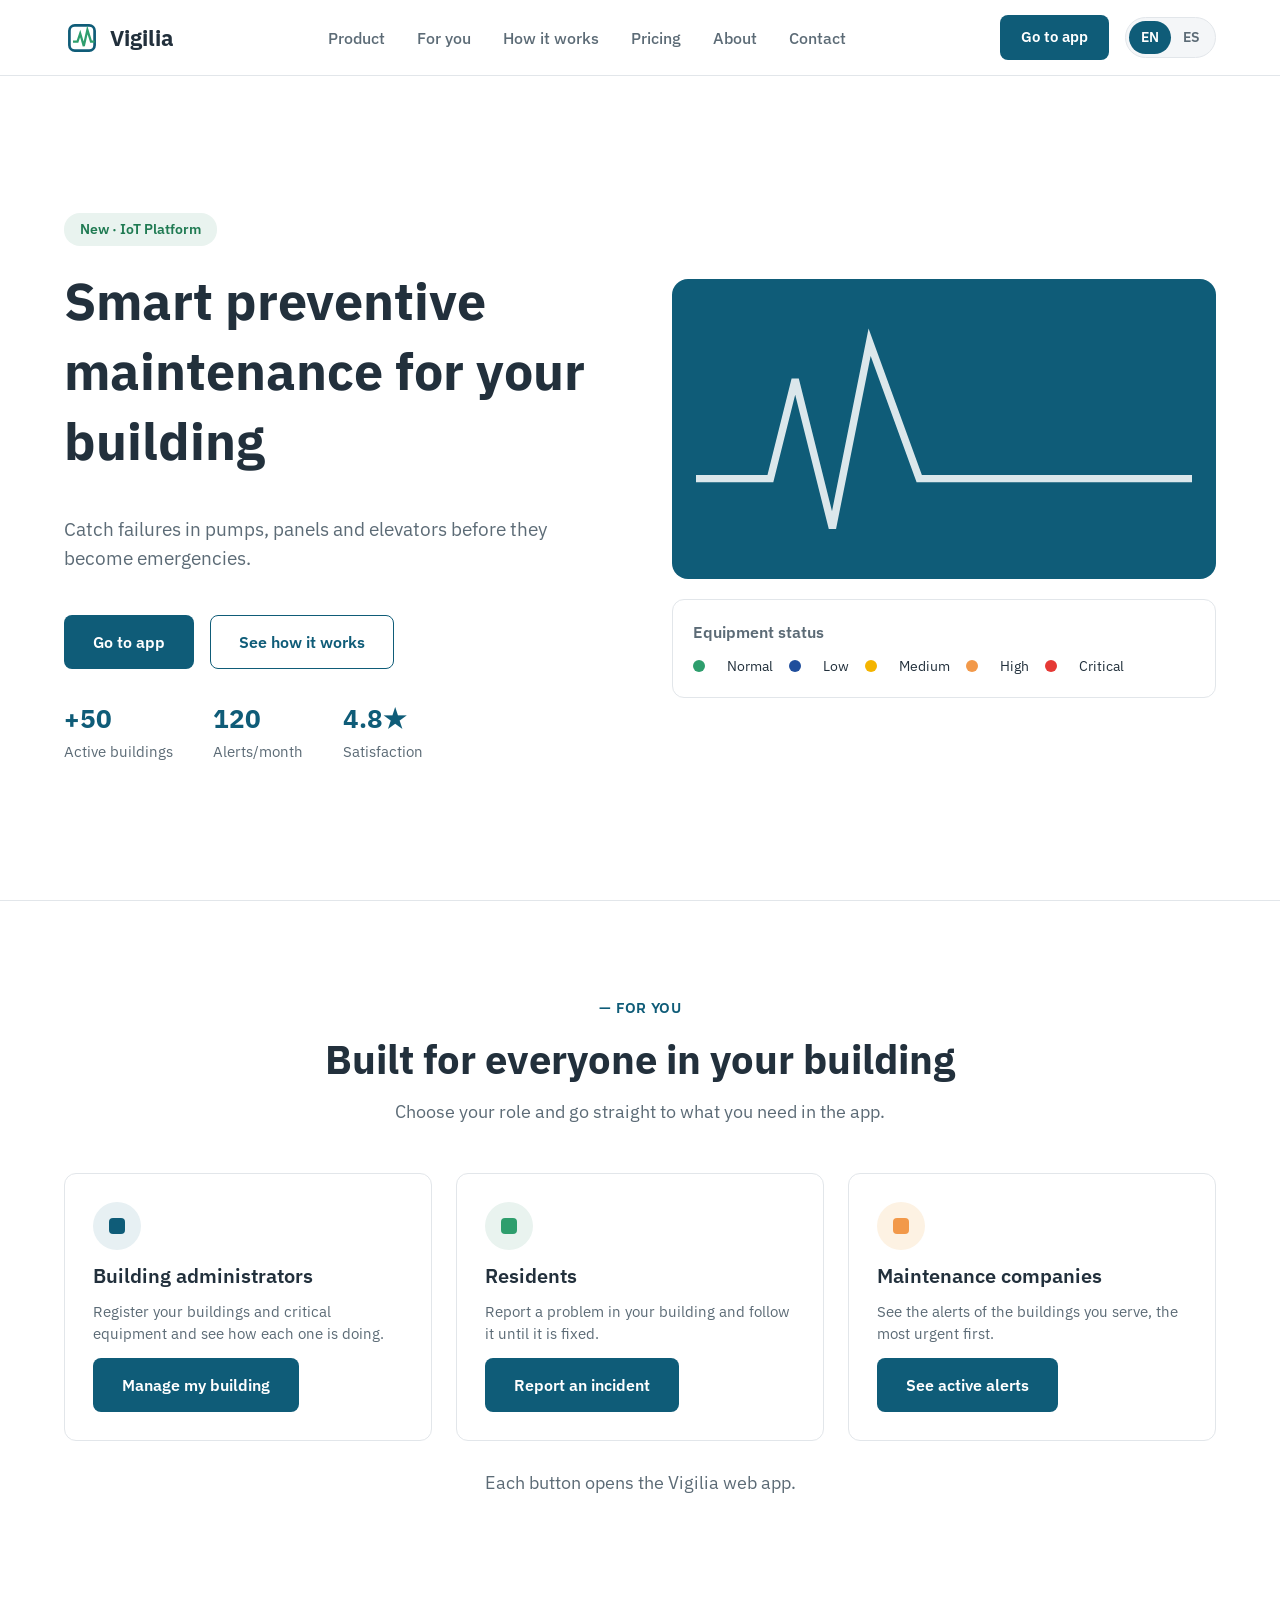
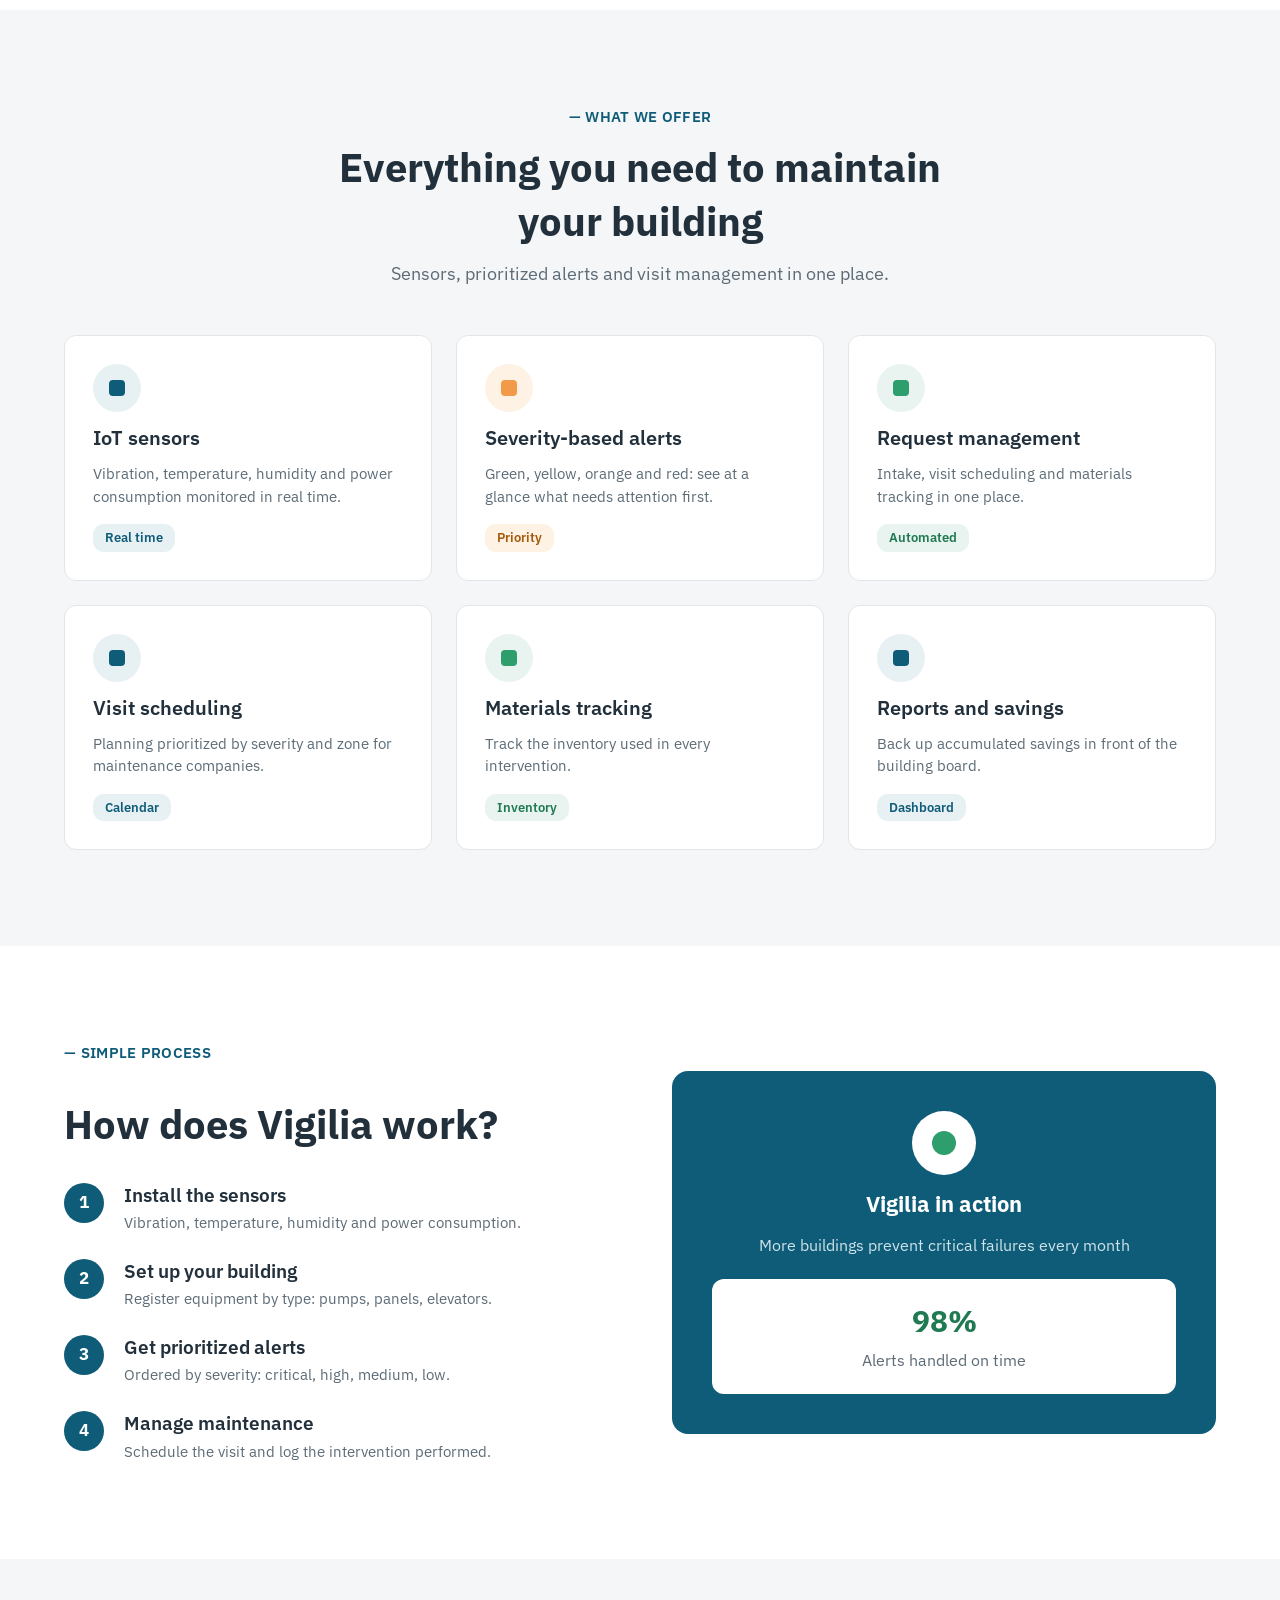
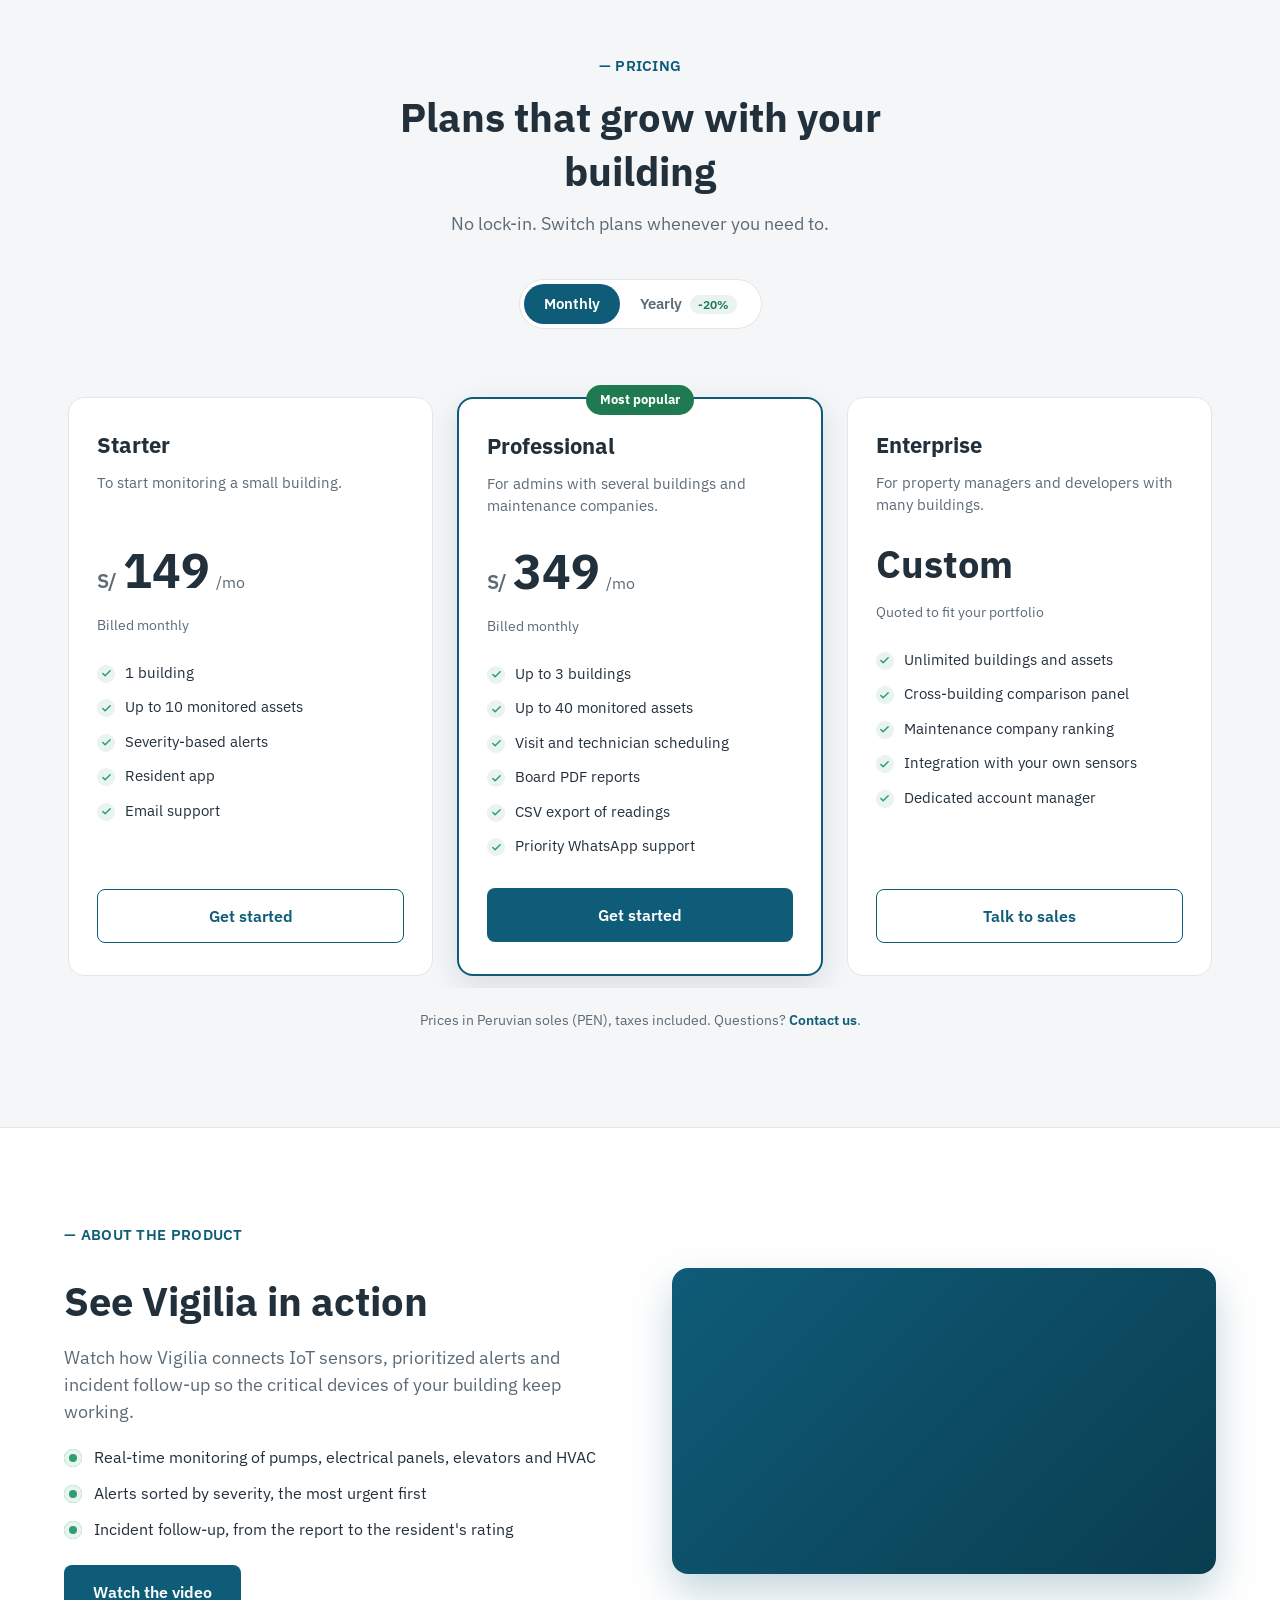
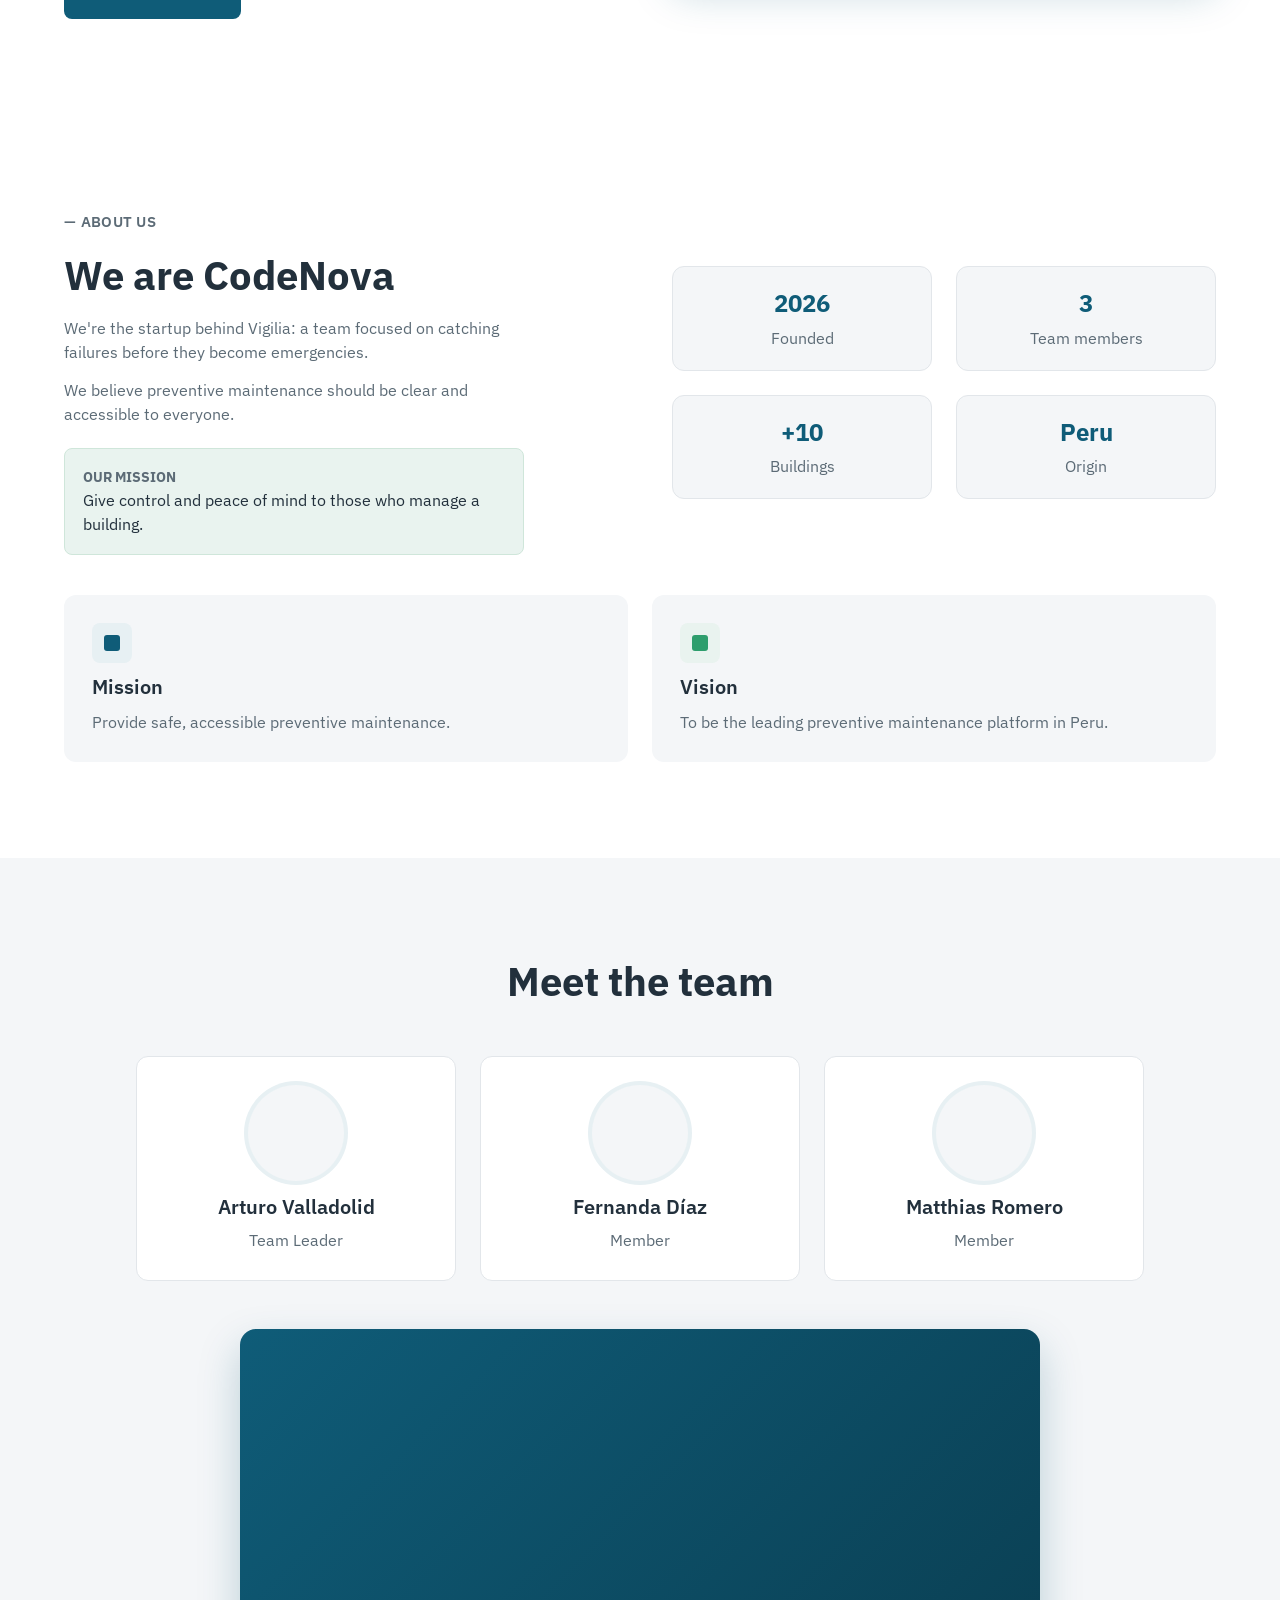
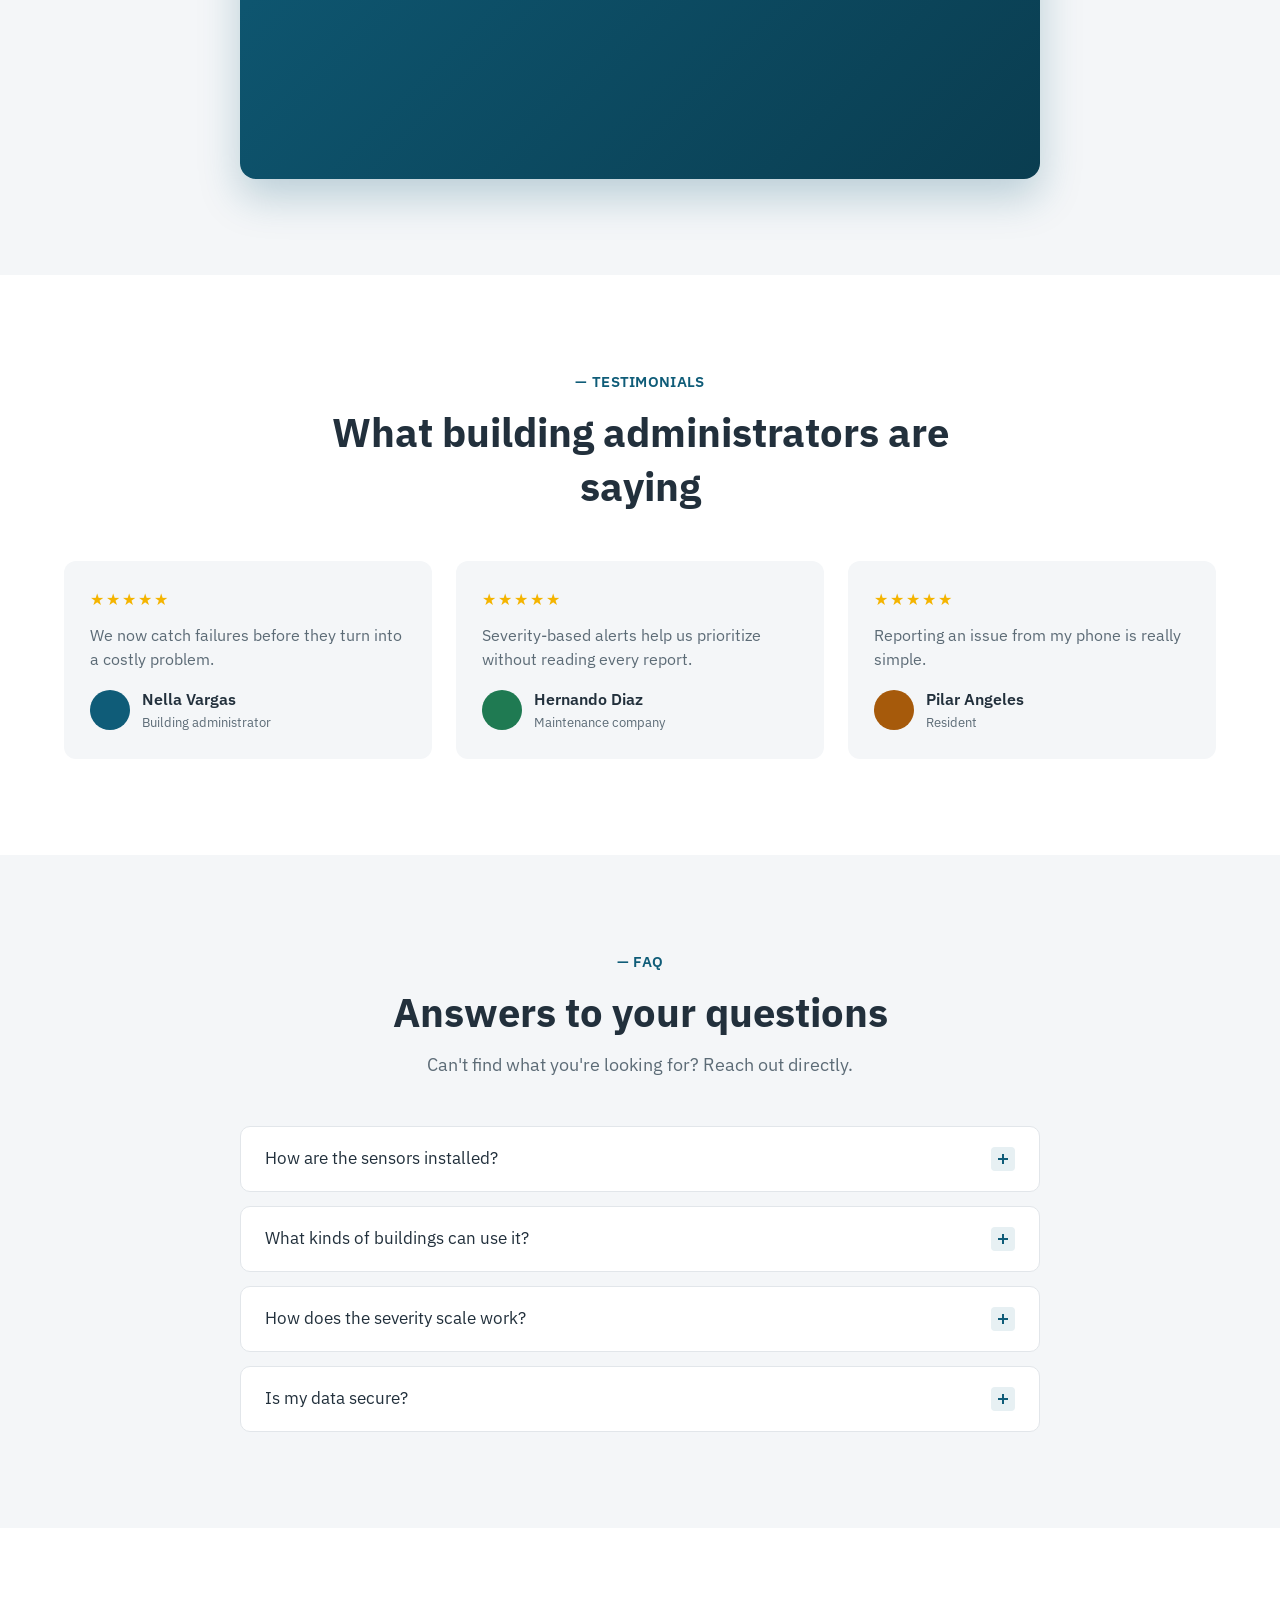
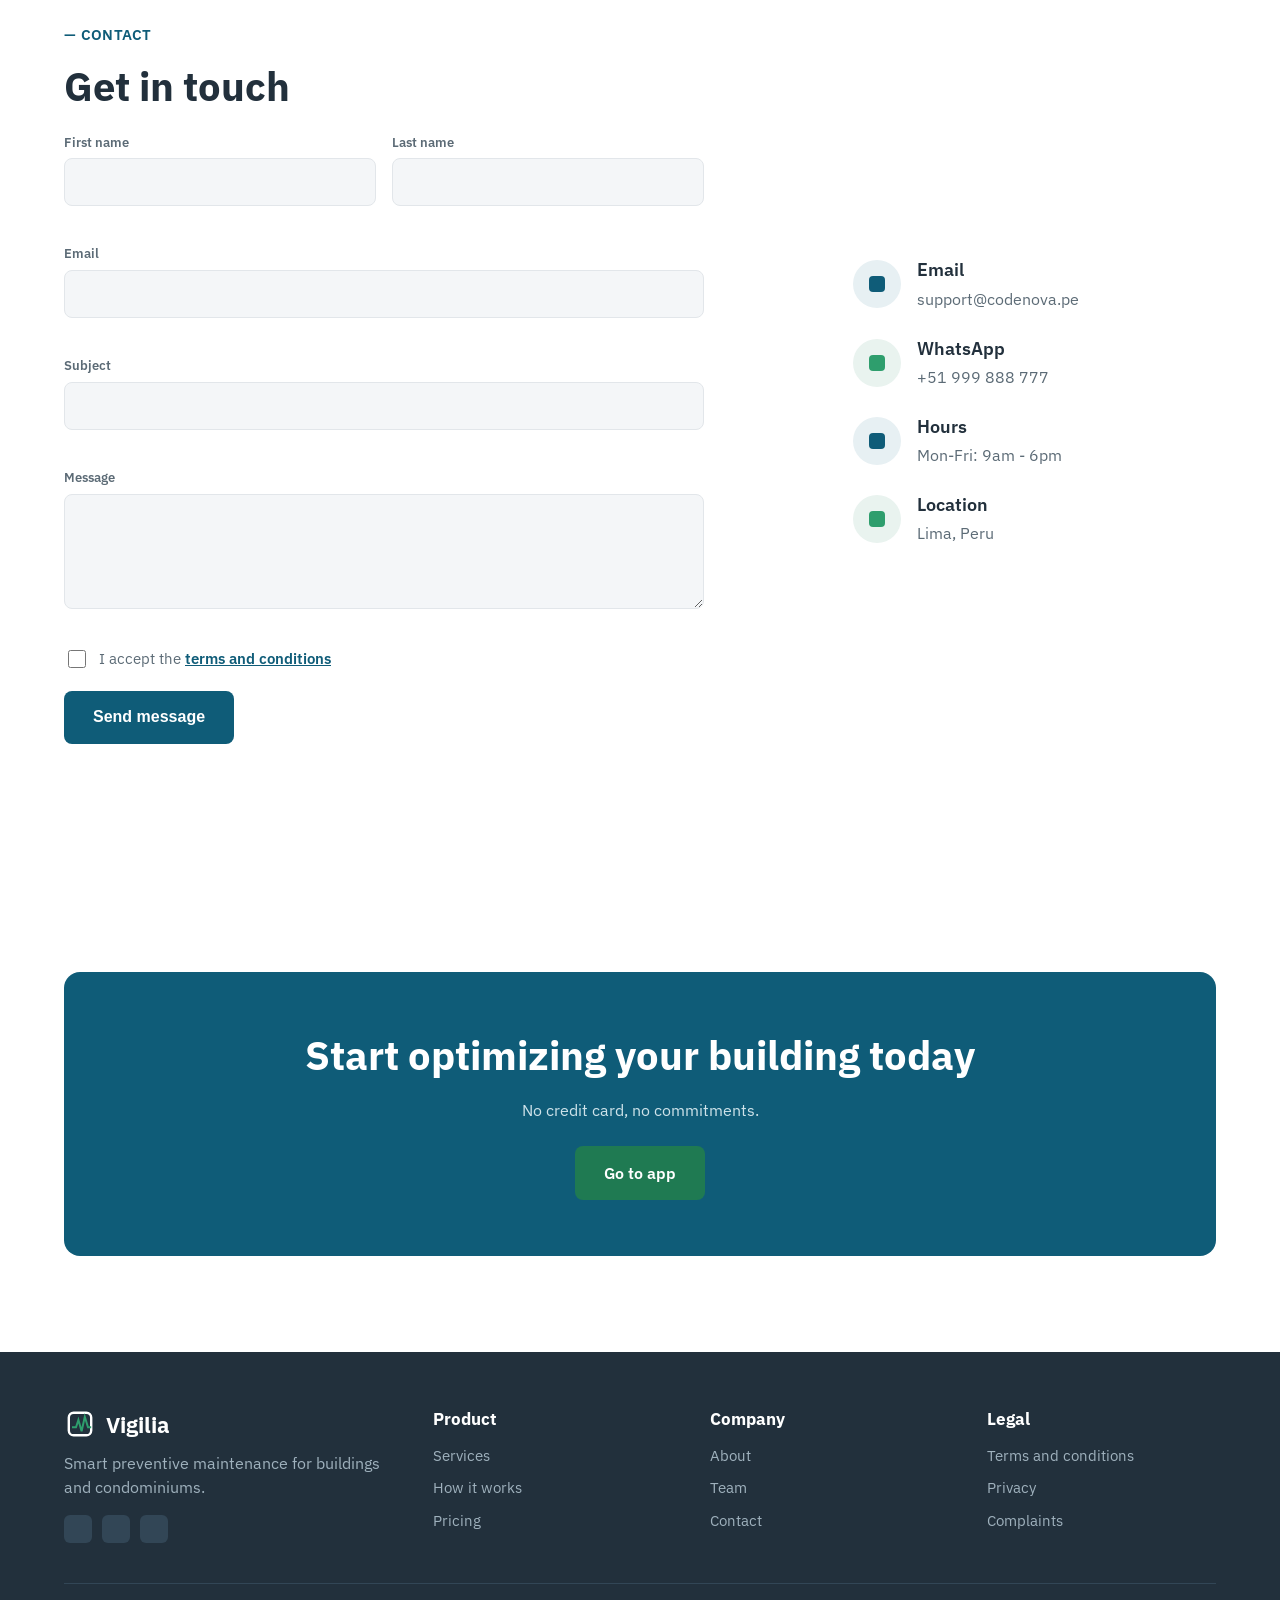
<file: index.html>
<!doctype html>
<html lang="en">
<head>
  <meta charset="utf-8">
  <title>Vigilia</title>
  <meta http-equiv="refresh" content="0; url=public/">
  <link rel="canonical" href="public/">
</head>
<body>
  <a href="public/">Vigilia</a>
</body>
</html>
</file>
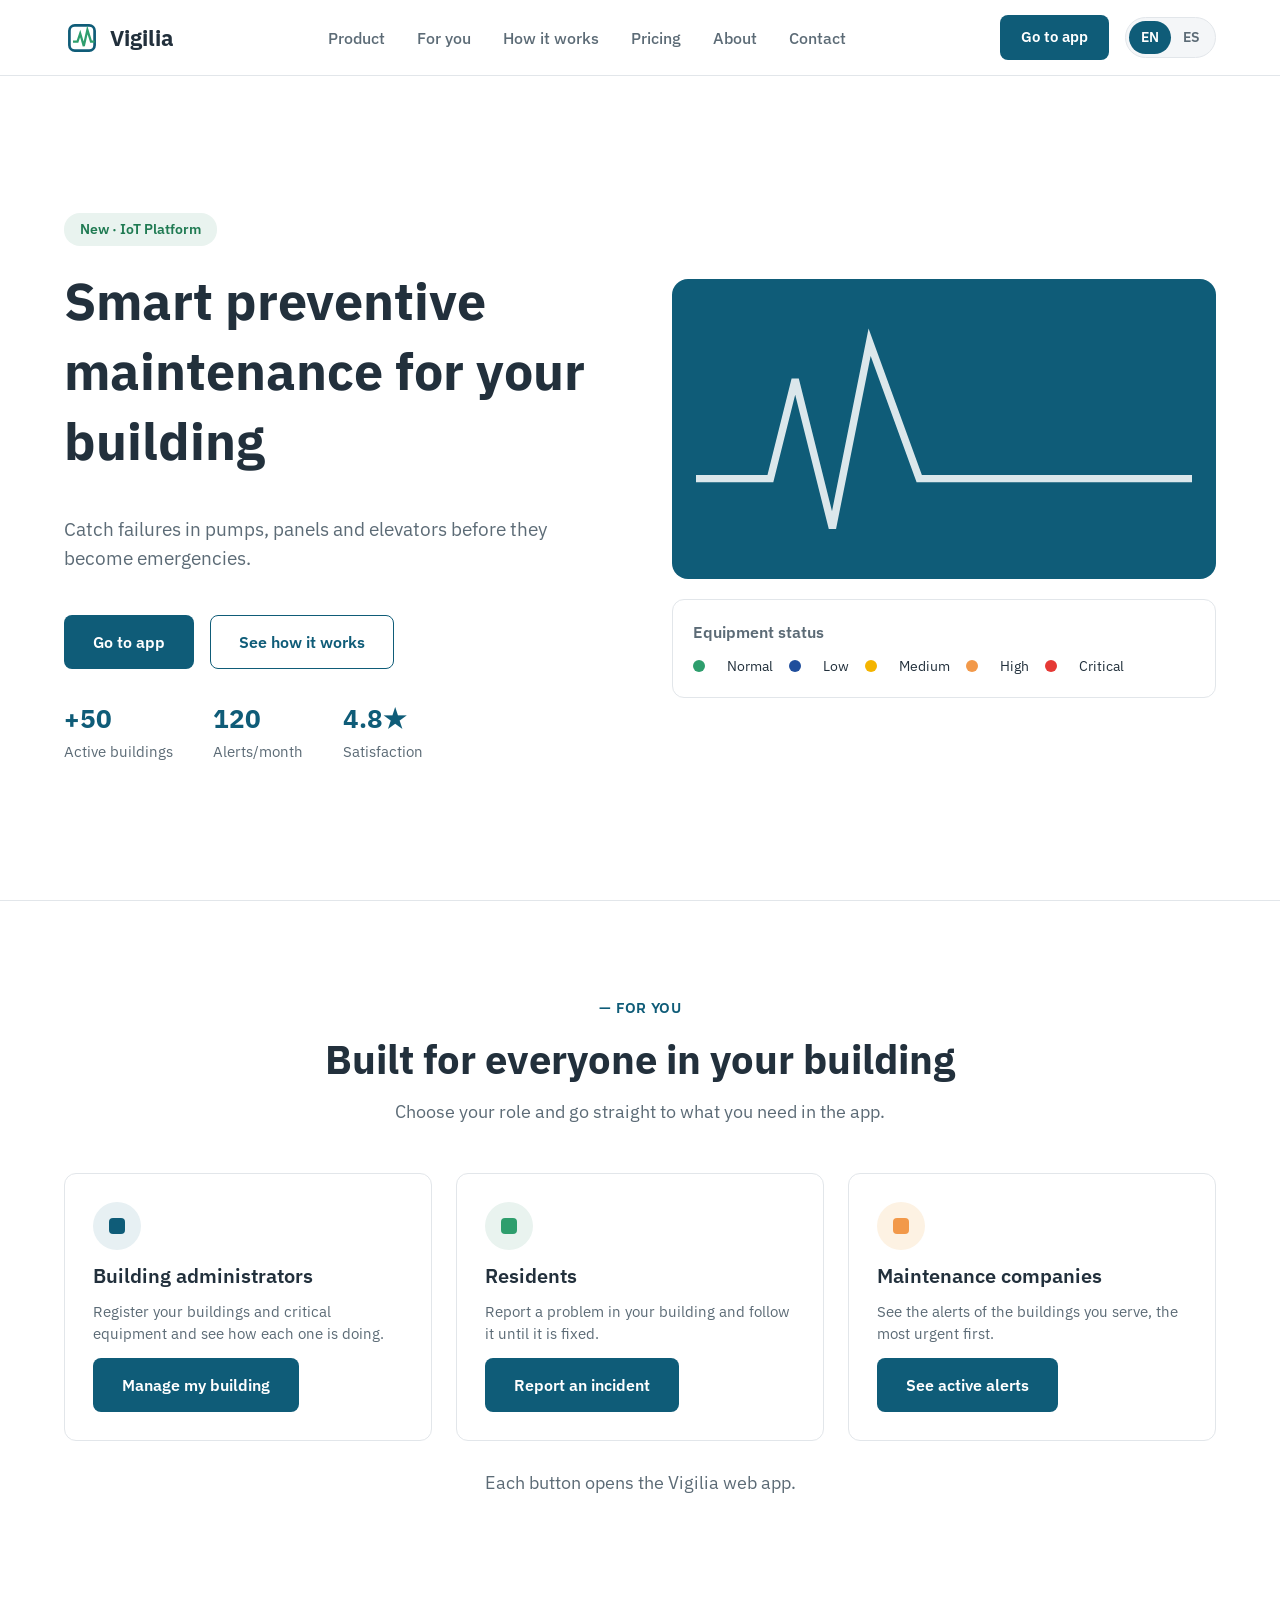
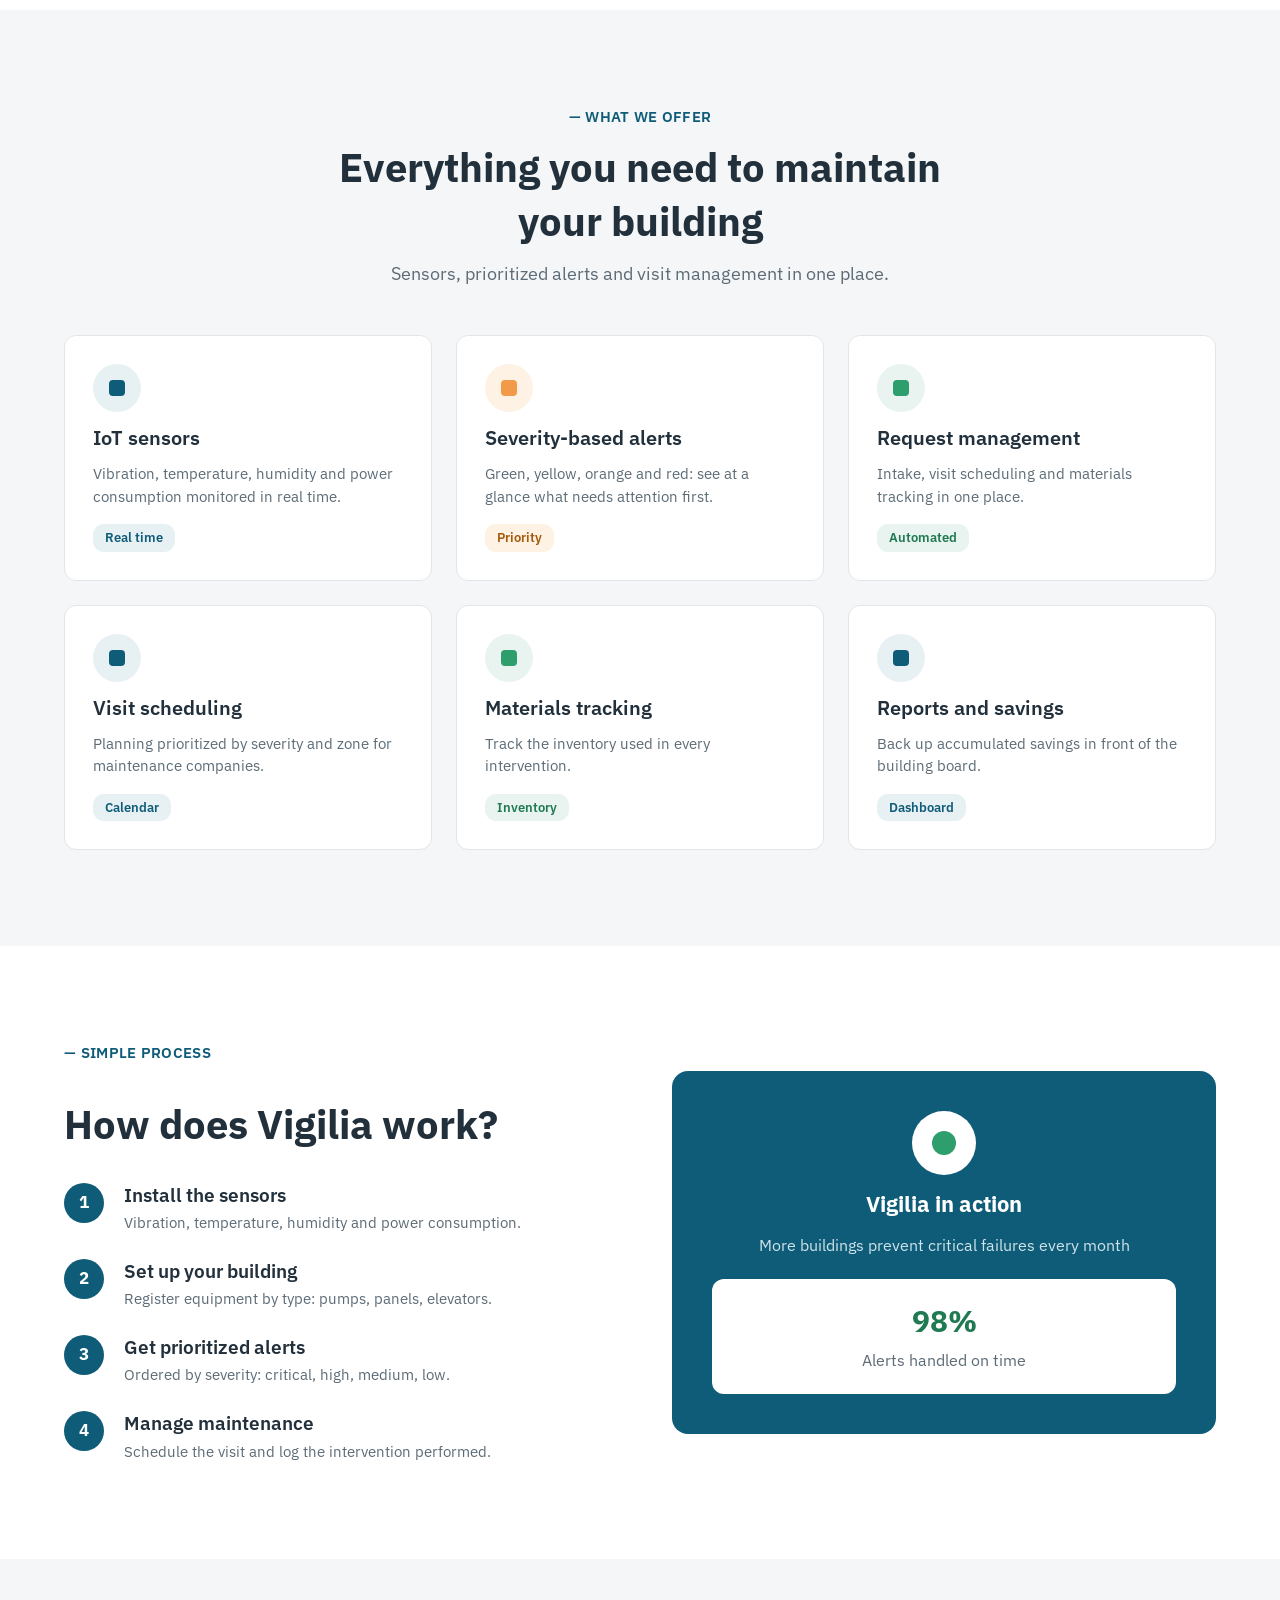
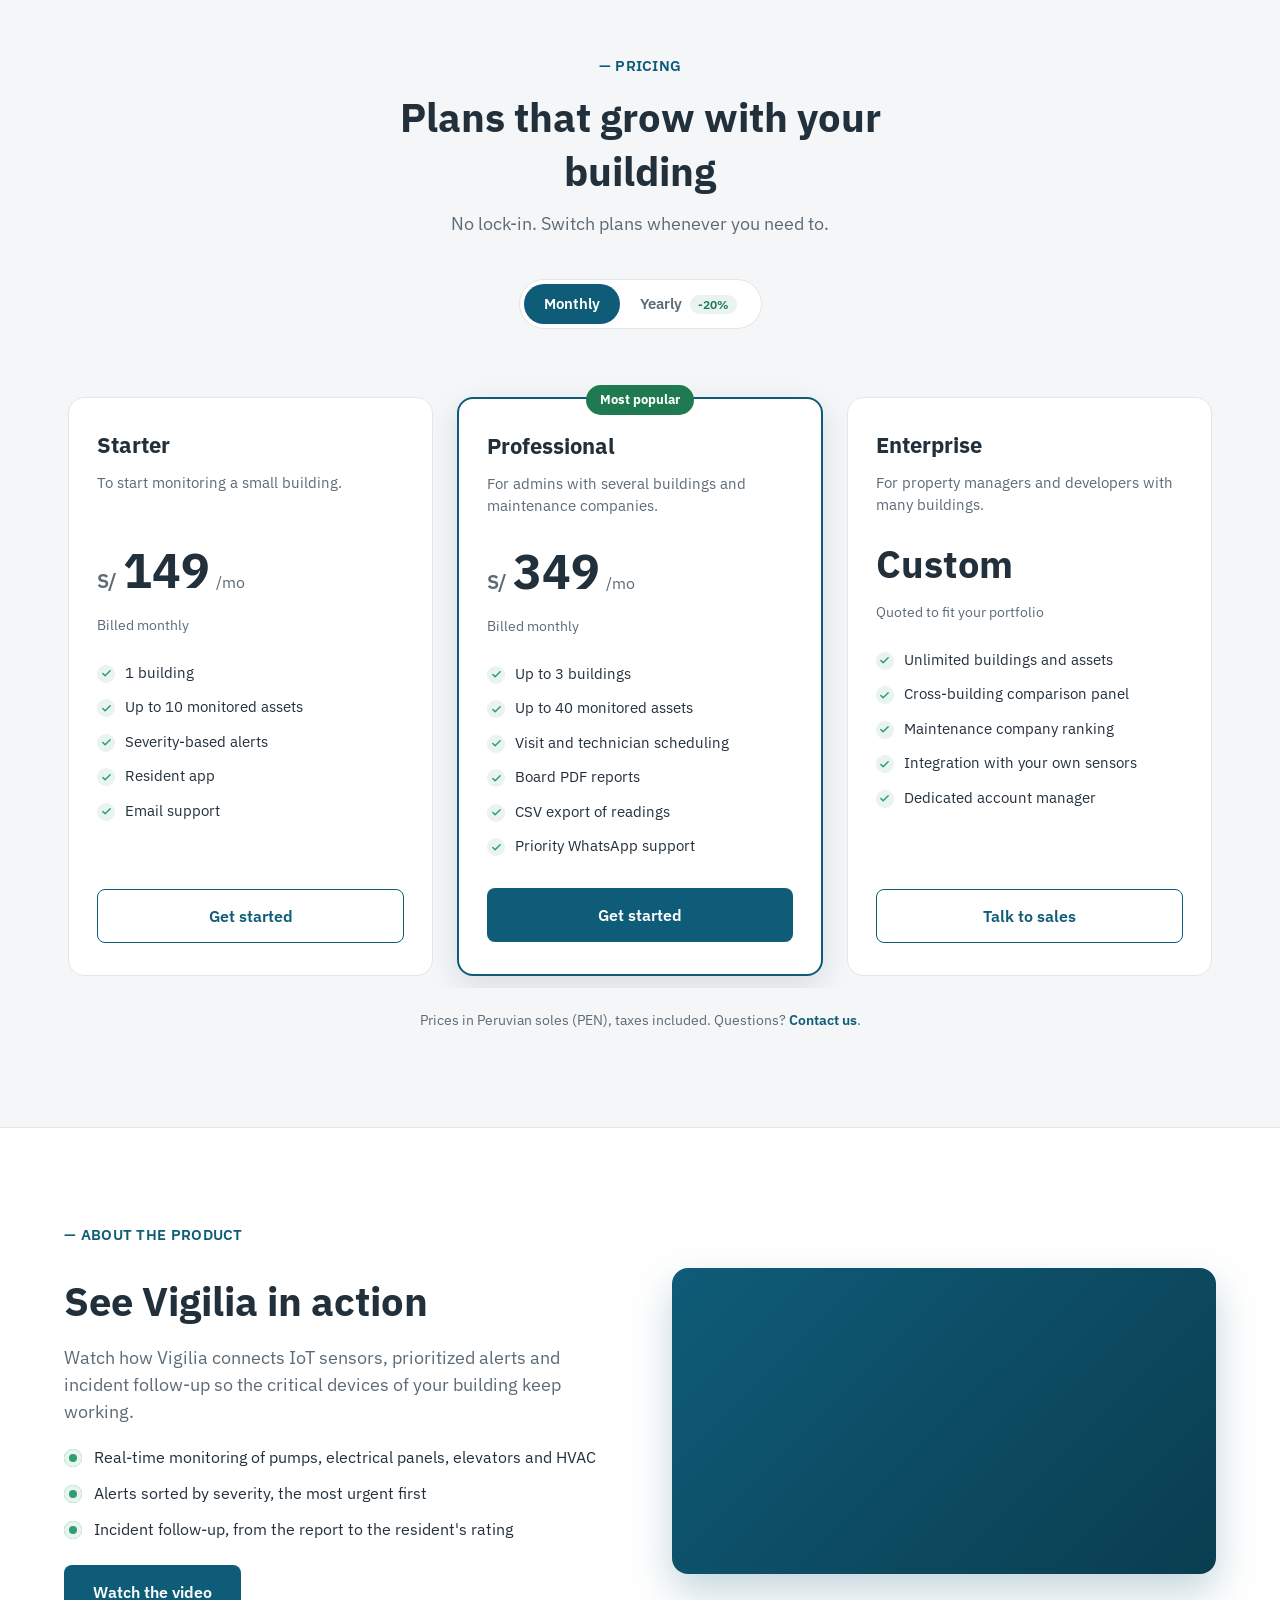
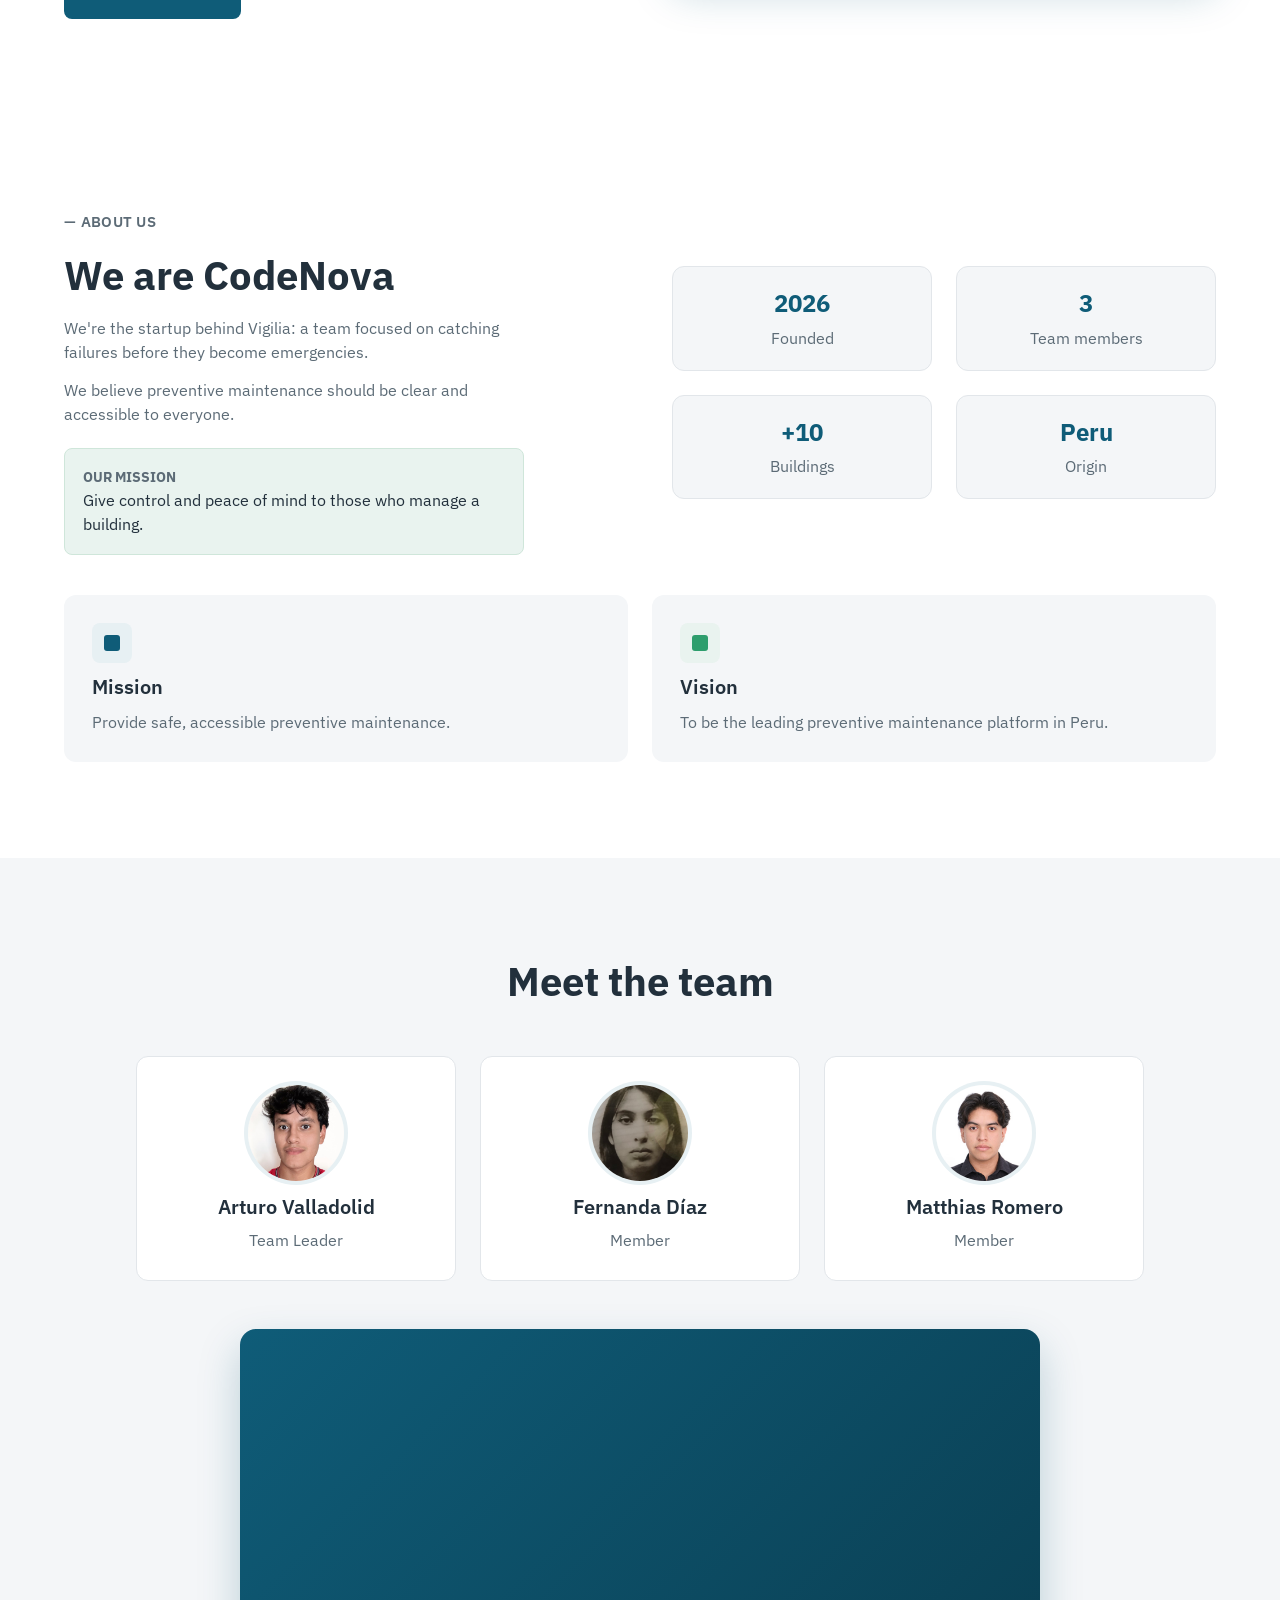
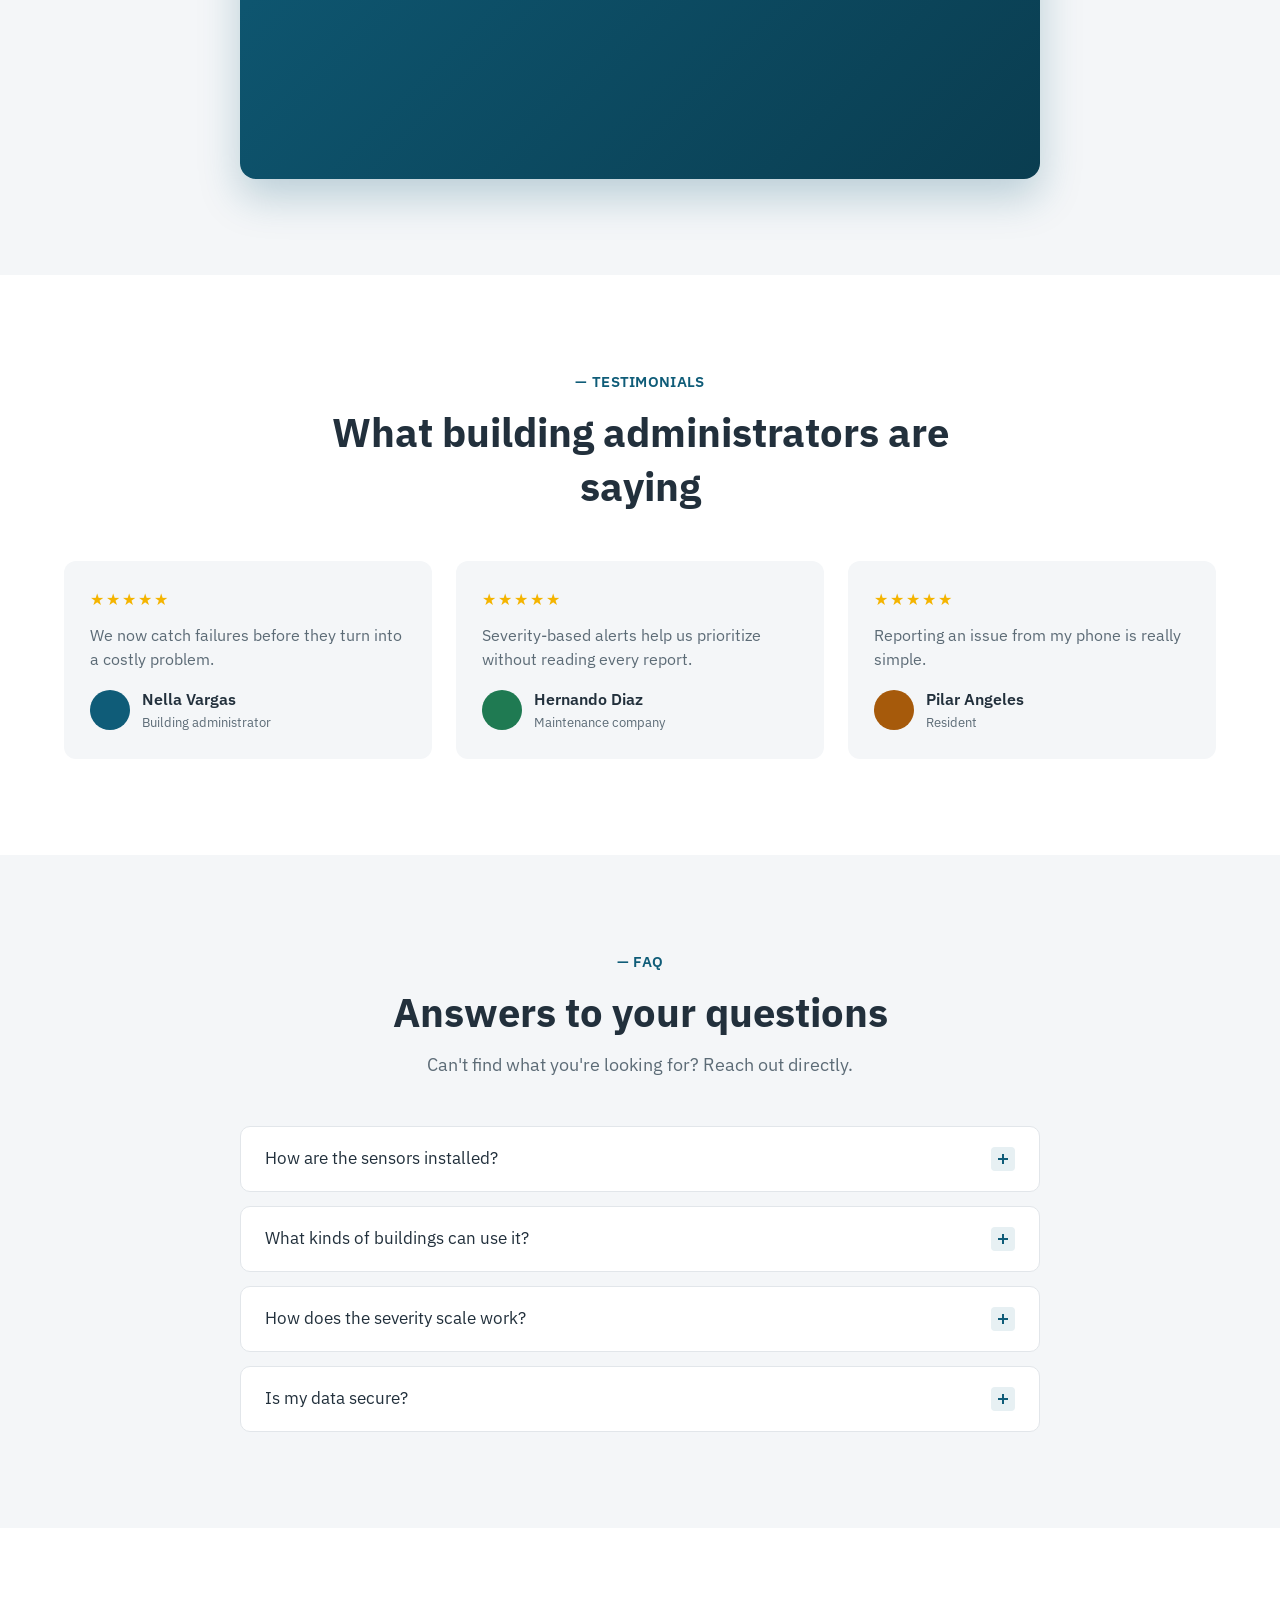
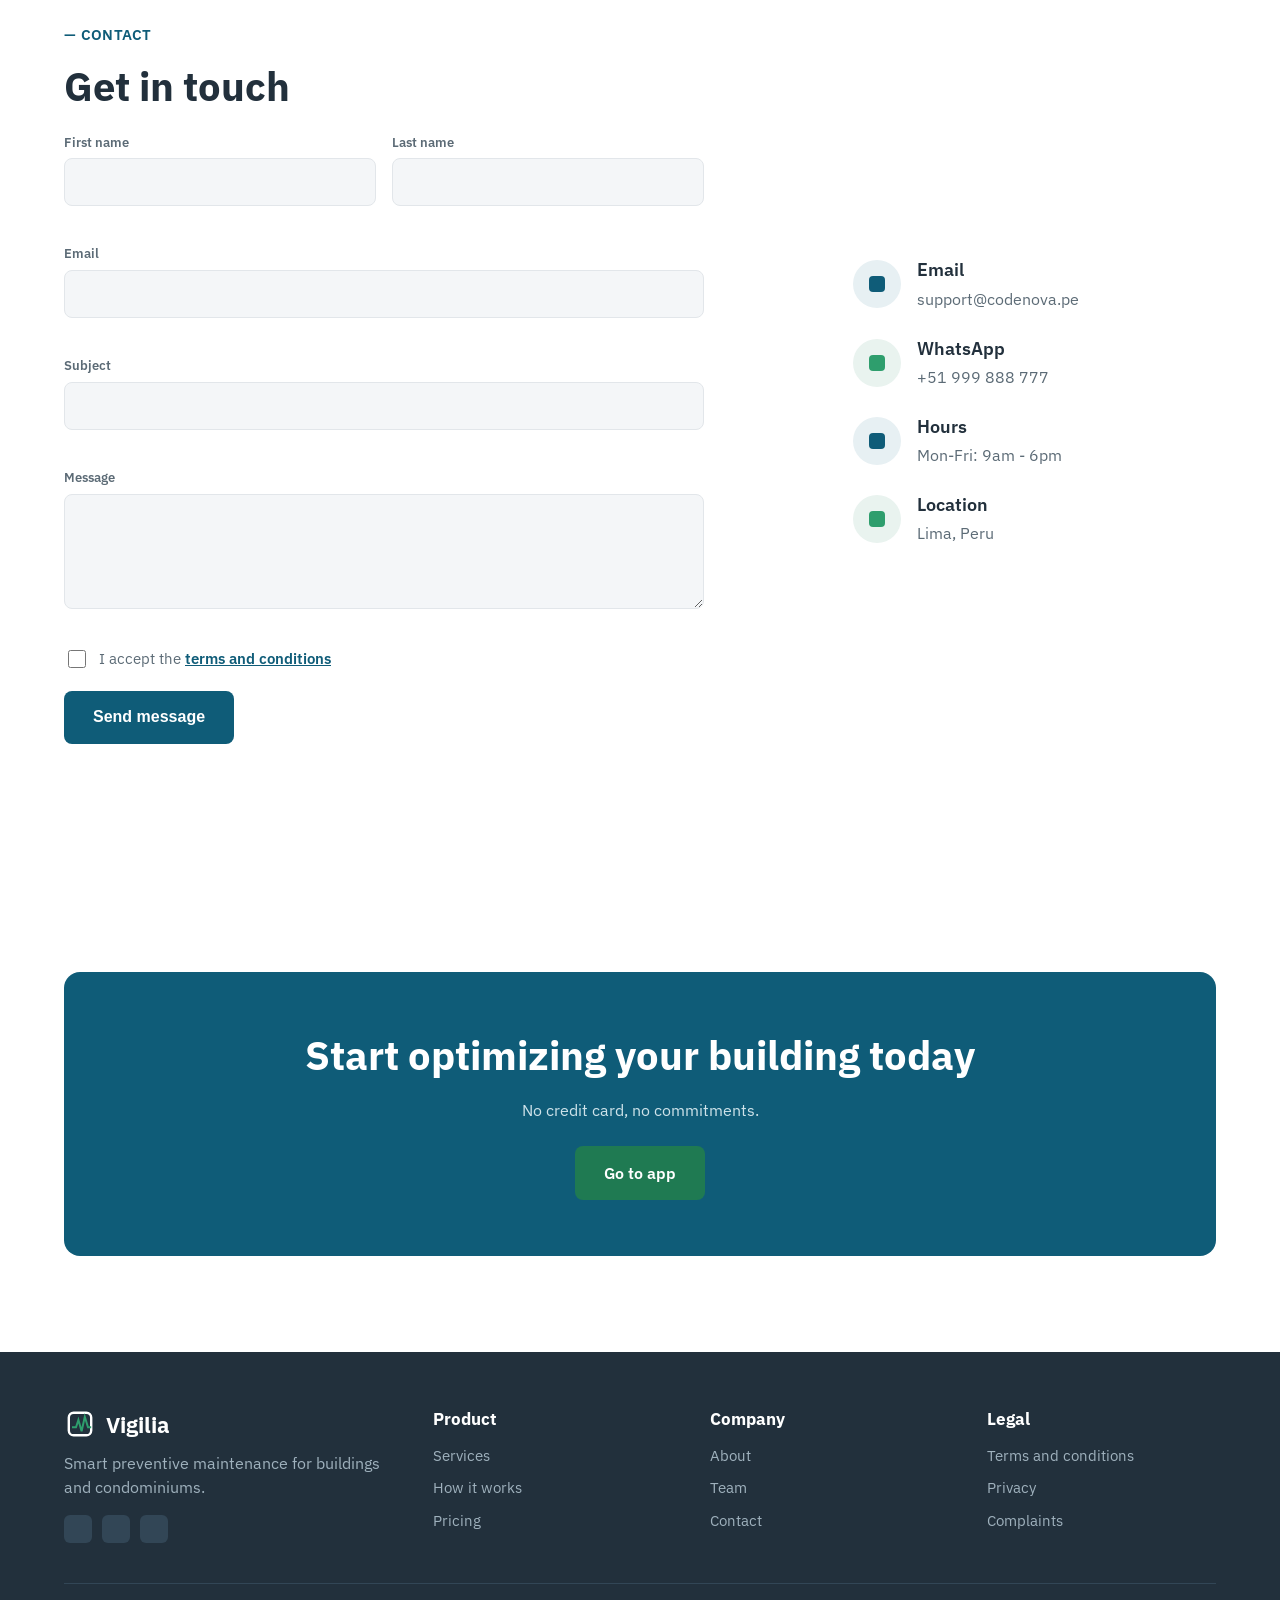
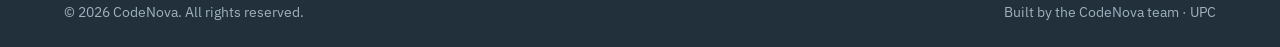
<file: public/index.html>
<!DOCTYPE html>
<html lang="en">
<head>
<meta charset="UTF-8">
<meta name="viewport" content="width=device-width, initial-scale=1.0">
<title data-i18n="meta.title">Vigilia — Smart Preventive Maintenance</title>
<meta name="description" data-i18n-attr="content:meta.description" content="Vigilia: an IoT preventive maintenance platform for buildings and condominiums. Catch failures in pumps, panels and elevators before they become emergencies.">
<meta name="keywords" content="preventive maintenance, building maintenance, condominium, IoT sensors, water pump, elevator, electrical panel, Lima, Vigilia">
<meta name="author" content="CodeNova">
<meta property="og:title" content="Vigilia — Smart Preventive Maintenance">
<meta property="og:description" content="An IoT preventive maintenance platform for buildings and condominiums. Catch failures in pumps, panels and elevators before they become emergencies.">
<meta property="og:type" content="website">
  <meta property="og:url" content="https://code-nova-1asi0729.github.io/Website/">
<link rel="icon" href="data:image/svg+xml,%3Csvg xmlns='http://www.w3.org/2000/svg' viewBox='0 0 40 40'%3E%3Crect x='6' y='6' width='28' height='28' rx='6' fill='none' stroke='%230F5C78' stroke-width='3'/%3E%3Cpolyline points='10,24 15,24 18,15 22,29 26,11 30,24 34,24' fill='none' stroke='%232E9E6D' stroke-width='2.5'/%3E%3C/svg%3E">
<link rel="preconnect" href="https://fonts.googleapis.com">
<link rel="preconnect" href="https://fonts.gstatic.com" crossorigin>
<link href="https://fonts.googleapis.com/css2?family=IBM+Plex+Sans:wght@400;500;600;700&display=swap" rel="stylesheet">
<link rel="stylesheet" href="assets/style/style.css">
</head>
<body>

<header class="site-header" id="header">
  <div class="container header-inner">
    <a href="#top" class="logo" aria-label="Vigilia - home" data-i18n-attr="aria-label:a11y.home">
      <svg viewBox="0 0 40 40" width="36" height="36" aria-hidden="true">
        <rect x="6" y="6" width="28" height="28" rx="6" fill="none" stroke="#0F5C78" stroke-width="3"></rect>
        <polyline points="10,24 15,24 18,15 22,29 26,11 30,24 34,24" fill="none" stroke="#2E9E6D" stroke-width="2.5"></polyline>
      </svg>
      <span>Vigilia</span>
    </a>

    <nav class="main-nav" id="main-nav">
      <a href="#features" data-i18n="nav.product">Product</a>
      <a href="#segments" data-i18n="nav.for-you">For you</a>
      <a href="#how-it-works" data-i18n="nav.how-it-works">How it works</a>
      <a href="#pricing" data-i18n="nav.pricing">Pricing</a>
      <a href="#about" data-i18n="nav.about">About</a>
      <a href="#contact" data-i18n="nav.contact">Contact</a>
      <a href="https://vigilia-frontend.vercel.app" class="btn btn-primary nav-app-link" data-i18n="nav.go-to-app">Go to app</a>
    </nav>

    <div class="header-right">
      <div class="header-actions">
        <a href="https://vigilia-frontend.vercel.app" class="btn btn-primary btn-sm" data-i18n="nav.go-to-app">Go to app</a>
      </div>
      <div class="lang-switch" role="group" aria-label="Language" data-i18n-attr="aria-label:a11y.language">
        <button type="button" class="on" data-lang="en" aria-pressed="true">EN</button>
        <button type="button" data-lang="es" aria-pressed="false">ES</button>
      </div>
    </div>

    <button class="menu-toggle" id="menu-toggle" aria-label="Open menu" data-i18n-attr="aria-label:a11y.open-menu" aria-expanded="false" aria-controls="main-nav">
      <span></span><span></span><span></span>
    </button>
  </div>
</header>

<main id="top">

  <!-- HERO -->
  <section class="hero">
    <div class="container hero-inner">
      <div class="hero-copy">
        <span class="badge badge-green" data-i18n="hero.badge">New · IoT Platform</span>
        <h1 data-i18n="hero.title">Smart preventive maintenance for your building</h1>
        <p class="lead" data-i18n="hero.lead">Catch failures in pumps, panels and elevators before they become emergencies.</p>
        <div class="hero-cta">
          <a href="https://vigilia-frontend.vercel.app" class="btn btn-primary" data-i18n="nav.go-to-app">Go to app</a>
          <a href="#how-it-works" class="btn btn-outline" data-i18n="hero.see-how">See how it works</a>
        </div>
        <div class="hero-stats">
          <div class="stat">
            <p class="stat-value">+50</p>
            <p data-i18n="hero.active-buildings">Active buildings</p>
          </div>
          <div class="stat">
            <p class="stat-value">120</p>
            <p data-i18n="hero.alerts-month">Alerts/month</p>
          </div>
          <div class="stat">
            <p class="stat-value">4.8★</p>
            <p data-i18n="hero.satisfaction">Satisfaction</p>
          </div>
        </div>
      </div>

      <div class="hero-visual">
        <div class="chart-card">
          <svg viewBox="0 0 200 100" aria-label="Preview of the Vigilia dashboard" data-i18n-attr="aria-label:a11y.dashboard-preview">
            <polyline points="0,70 30,70 40,30 55,90 70,15 90,70 200,70" fill="none" stroke="#ffffff" stroke-width="3" opacity="0.85"></polyline>
          </svg>
        </div>
        <div class="status-card">
          <p class="status-title" data-i18n="hero.equipment-status">Device status</p>
          <div class="status-legend">
            <span class="dot" style="background:#2E9E6D"></span><span data-i18n="severity.normal">Normal</span>
            <span class="dot" style="background:#1F4E9C"></span><span data-i18n="severity.low">Low</span>
            <span class="dot" style="background:#F4B400"></span><span data-i18n="severity.medium">Medium</span>
            <span class="dot" style="background:#F2994A"></span><span data-i18n="severity.high">High</span>
            <span class="dot" style="background:#E53935"></span><span data-i18n="severity.critical">Critical</span>
          </div>
        </div>
      </div>
    </div>
  </section>

  <!-- SEGMENTS -->
  <section class="section section-segments" id="segments">
    <div class="container">
      <div class="section-heading">
        <p class="eyebrow" data-i18n="segments.eyebrow">— FOR YOU</p>
        <h2 data-i18n="segments.title">Built for everyone in your building</h2>
        <p class="section-sub" data-i18n="segments.sub">Choose your role and go straight to what you need in the app.</p>
      </div>

      <div class="grid grid-3">
        <div class="card segment-card">
          <div class="icon-badge icon-blue"></div>
          <h3 data-i18n="segments.admin">Building administrators</h3>
          <p data-i18n="segments.admin-text">Register your buildings and critical devices and see how each one is doing.</p>
          <a href="https://vigilia-frontend.vercel.app/asset-monitoring/buildings" class="btn btn-primary" aria-label="Manage my building in the Vigilia app" data-i18n="segments.admin-cta" data-i18n-attr="aria-label:segments.admin-label">Manage my building</a>
        </div>
        <div class="card segment-card">
          <div class="icon-badge icon-green"></div>
          <h3 data-i18n="segments.resident">Residents</h3>
          <p data-i18n="segments.resident-text">Report a problem in your building and follow it until it is fixed.</p>
          <a href="https://vigilia-frontend.vercel.app/incidents/new" class="btn btn-primary" aria-label="Report an incident in the Vigilia app" data-i18n="segments.resident-cta" data-i18n-attr="aria-label:segments.resident-label">Report an incident</a>
        </div>
        <div class="card segment-card">
          <div class="icon-badge icon-orange"></div>
          <h3 data-i18n="segments.maintenance">Maintenance companies</h3>
          <p data-i18n="segments.maintenance-text">See the alerts of the buildings you serve, the most urgent first.</p>
          <a href="https://vigilia-frontend.vercel.app/asset-monitoring/alerts" class="btn btn-primary" aria-label="See active alerts in the Vigilia app" data-i18n="segments.maintenance-cta" data-i18n-attr="aria-label:segments.maintenance-label">See active alerts</a>
        </div>
      </div>

      <p class="section-sub segments-note" data-i18n="segments.opens-app">Each button opens the Vigilia web app.</p>
    </div>
  </section>

  <!-- FEATURES -->
  <section class="section section-alt" id="features">
    <div class="container">
      <div class="section-heading">
        <p class="eyebrow" data-i18n="features.eyebrow">— WHAT WE OFFER</p>
        <h2 data-i18n="features.title">Everything you need to maintain your building</h2>
        <p class="section-sub" data-i18n="features.sub">Sensors, prioritized alerts and visit management in one place.</p>
      </div>

      <div class="grid grid-3">
        <div class="card">
          <div class="icon-badge icon-blue"></div>
          <h3 data-i18n="features.sensors">IoT sensors</h3>
          <p data-i18n="features.sensors-text">Vibration, temperature, humidity and power consumption monitored in real time.</p>
          <span class="tag tag-blue" data-i18n="features.real-time">Real time</span>
        </div>
        <div class="card">
          <div class="icon-badge icon-orange"></div>
          <h3 data-i18n="features.alerts">Severity-based alerts</h3>
          <p data-i18n="features.alerts-text">Green, yellow, orange and red: see at a glance what needs attention first.</p>
          <span class="tag tag-orange" data-i18n="features.priority">Priority</span>
        </div>
        <div class="card">
          <div class="icon-badge icon-green"></div>
          <h3 data-i18n="features.requests">Request management</h3>
          <p data-i18n="features.requests-text">Intake, visit scheduling and materials tracking in one place.</p>
          <span class="tag tag-green" data-i18n="features.automated">Automated</span>
        </div>
        <div class="card">
          <div class="icon-badge icon-blue"></div>
          <h3 data-i18n="features.visits">Visit scheduling</h3>
          <p data-i18n="features.visits-text">Planning prioritized by severity and zone for maintenance companies.</p>
          <span class="tag tag-blue" data-i18n="features.calendar">Calendar</span>
        </div>
        <div class="card">
          <div class="icon-badge icon-green"></div>
          <h3 data-i18n="features.materials">Materials tracking</h3>
          <p data-i18n="features.materials-text">Track the inventory used in every intervention.</p>
          <span class="tag tag-green" data-i18n="features.inventory">Inventory</span>
        </div>
        <div class="card">
          <div class="icon-badge icon-blue"></div>
          <h3 data-i18n="features.reports">Reports and savings</h3>
          <p data-i18n="features.reports-text">Back up accumulated savings in front of the building board.</p>
          <span class="tag tag-blue" data-i18n="features.dashboard">Dashboard</span>
        </div>
      </div>
    </div>
  </section>

  <!-- HOW IT WORKS -->
  <section class="section" id="how-it-works">
    <div class="container how-inner">
      <div class="how-copy">
        <p class="eyebrow" data-i18n="how.eyebrow">— SIMPLE PROCESS</p>
        <h2 data-i18n="how.title">How does Vigilia work?</h2>

        <ol class="steps">
          <li>
            <span class="step-number">1</span>
            <div>
              <h3 data-i18n="how.step1">Install the sensors</h3>
              <p data-i18n="how.step1-text">Vibration, temperature, humidity and power consumption.</p>
            </div>
          </li>
          <li>
            <span class="step-number">2</span>
            <div>
              <h3 data-i18n="how.step2">Set up your building</h3>
              <p data-i18n="how.step2-text">Register devices by type: pumps, panels, elevators.</p>
            </div>
          </li>
          <li>
            <span class="step-number">3</span>
            <div>
              <h3 data-i18n="how.step3">Get prioritized alerts</h3>
              <p data-i18n="how.step3-text">Ordered by severity: critical, high, medium, low.</p>
            </div>
          </li>
          <li>
            <span class="step-number">4</span>
            <div>
              <h3 data-i18n="how.step4">Manage maintenance</h3>
              <p data-i18n="how.step4-text">Schedule the visit and log the intervention performed.</p>
            </div>
          </li>
        </ol>
      </div>

      <div class="how-visual">
        <div class="action-card">
          <div class="action-icon"></div>
          <h3 data-i18n="how.in-action">Vigilia in action</h3>
          <p data-i18n="how.in-action-text">More buildings prevent critical failures every month</p>
          <div class="action-metric">
            <h3>98%</h3>
            <p data-i18n="how.on-time">Alerts handled on time</p>
          </div>
        </div>
      </div>
    </div>
  </section>

  <!-- PRICING -->
  <section class="section section-alt" id="pricing">
    <div class="container">
      <div class="section-heading">
        <p class="eyebrow" data-i18n="pricing.eyebrow">— PRICING</p>
        <h2 data-i18n="pricing.title">Plans that grow with your building</h2>
        <p class="section-sub" data-i18n="pricing.sub">No lock-in. Switch plans whenever you need to.</p>
        <div class="billing-toggle" role="group" aria-label="Billing" data-i18n-attr="aria-label:a11y.billing">
          <button type="button" class="on" data-billing="monthly" data-i18n="pricing.monthly">Monthly</button>
          <button type="button" data-billing="yearly" data-i18n-html="pricing.yearly">Yearly <span>-20%</span></button>
        </div>
      </div>

      <div class="pricing-carousel">
        <button type="button" class="carousel-btn prev" id="price-prev" aria-label="Previous plan" data-i18n-attr="aria-label:a11y.previous-plan">
          <svg viewBox="0 0 24 24" width="22" height="22" fill="none" stroke="currentColor" stroke-width="2" stroke-linecap="round" stroke-linejoin="round" aria-hidden="true"><path d="m15 18-6-6 6-6"/></svg>
        </button>

        <div class="pricing-track" id="price-track" tabindex="0" aria-label="Pricing plans" data-i18n-attr="aria-label:a11y.pricing-plans">
          <article class="plan">
            <h3 data-i18n="pricing.starter">Starter</h3>
            <p class="plan-desc" data-i18n="pricing.starter-text">To start monitoring a small building.</p>
            <p class="plan-price"><span class="cur">S/</span><span class="amount" data-monthly="149" data-yearly="119">149</span><span class="per" data-i18n="pricing.per-month">/mo</span></p>
            <p class="plan-billed" data-billed-monthly="pricing.billed-monthly" data-billed-yearly="pricing.billed-yearly-starter">Billed monthly</p>
            <ul class="plan-list">
              <li data-i18n="pricing.one-building">1 building</li>
              <li data-i18n="pricing.ten-assets">Up to 10 monitored assets</li>
              <li data-i18n="features.alerts">Severity-based alerts</li>
              <li data-i18n="pricing.resident-app">Resident app</li>
              <li data-i18n="pricing.email-support">Email support</li>
            </ul>
            <a href="https://vigilia-frontend.vercel.app" class="btn btn-outline" data-i18n="pricing.get-started">Get started</a>
          </article>

          <article class="plan plan-featured">
            <span class="plan-flag" data-i18n="pricing.popular">Most popular</span>
            <h3 data-i18n="pricing.professional">Professional</h3>
            <p class="plan-desc" data-i18n="pricing.professional-text">For admins with several buildings and maintenance companies.</p>
            <p class="plan-price"><span class="cur">S/</span><span class="amount" data-monthly="349" data-yearly="279">349</span><span class="per" data-i18n="pricing.per-month">/mo</span></p>
            <p class="plan-billed" data-billed-monthly="pricing.billed-monthly" data-billed-yearly="pricing.billed-yearly-professional">Billed monthly</p>
            <ul class="plan-list">
              <li data-i18n="pricing.three-buildings">Up to 3 buildings</li>
              <li data-i18n="pricing.forty-assets">Up to 40 monitored assets</li>
              <li data-i18n="pricing.technicians">Visit and technician scheduling</li>
              <li data-i18n="pricing.pdf-reports">Board PDF reports</li>
              <li data-i18n="pricing.csv-export">CSV export of readings</li>
              <li data-i18n="pricing.whatsapp-support">Priority WhatsApp support</li>
            </ul>
            <a href="https://vigilia-frontend.vercel.app" class="btn btn-primary" data-i18n="pricing.get-started">Get started</a>
          </article>

          <article class="plan">
            <h3 data-i18n="pricing.enterprise">Enterprise</h3>
            <p class="plan-desc" data-i18n="pricing.enterprise-text">For property managers and developers with many buildings.</p>
            <p class="plan-price plan-custom"><span class="amount" data-i18n="pricing.custom">Custom</span></p>
            <p class="plan-billed" data-i18n="pricing.quoted">Quoted to fit your portfolio</p>
            <ul class="plan-list">
              <li data-i18n="pricing.unlimited">Unlimited buildings and assets</li>
              <li data-i18n="pricing.comparison">Cross-building comparison panel</li>
              <li data-i18n="pricing.ranking">Maintenance company ranking</li>
              <li data-i18n="pricing.own-sensors">Integration with your own sensors</li>
              <li data-i18n="pricing.account-manager">Dedicated account manager</li>
            </ul>
            <a href="#contact" class="btn btn-outline" data-i18n="pricing.talk-to-sales">Talk to sales</a>
          </article>
        </div>

        <button type="button" class="carousel-btn next" id="price-next" aria-label="Next plan" data-i18n-attr="aria-label:a11y.next-plan">
          <svg viewBox="0 0 24 24" width="22" height="22" fill="none" stroke="currentColor" stroke-width="2" stroke-linecap="round" stroke-linejoin="round" aria-hidden="true"><path d="m9 18 6-6-6-6"/></svg>
        </button>
      </div>
      <div class="carousel-dots" id="price-dots" aria-hidden="true"></div>
      <p class="pricing-note" data-i18n-html="pricing.note">Prices in Peruvian soles (PEN), taxes included. Questions? <a href="#contact">Contact us</a>.</p>
    </div>
  </section>

  <!-- ABOUT THE PRODUCT -->
  <section class="section section-product" id="about-product">
    <div class="container product-inner">
      <div class="product-copy">
        <p class="eyebrow" data-i18n="product.eyebrow">— ABOUT THE PRODUCT</p>
        <h2 data-i18n="product.title">See Vigilia in action</h2>
        <p data-i18n="product.text">Watch how Vigilia connects IoT sensors, prioritized alerts and incident follow-up so the critical devices of your building keep working.</p>
        <ul class="product-points">
          <li data-i18n="product.point-monitoring">Real-time monitoring of pumps, electrical panels, elevators and HVAC</li>
          <li data-i18n="product.point-alerts">Alerts sorted by severity, the most urgent first</li>
          <li data-i18n="product.point-incidents">Incident follow-up, from the report to the resident's rating</li>
        </ul>
        <a href="#" class="btn btn-primary" data-youtube-link="product-video" target="_blank" rel="noopener" data-i18n="product.watch" hidden>Watch the video</a>
      </div>

      <div class="product-video">
        <div class="video-embed" id="product-video" data-youtube-id="NyvKj3HQd98" data-video-title="Vigilia · About the Product">
          <svg class="video-wave" viewBox="0 0 200 100" preserveAspectRatio="none" aria-hidden="true">
            <polyline points="0,70 30,70 40,30 55,90 70,15 90,70 200,70" fill="none" stroke="#ffffff" stroke-width="2"></polyline>
          </svg>
          <p class="video-placeholder" data-i18n="video.coming-soon">Video coming soon</p>
        </div>
      </div>
    </div>
  </section>

  <!-- ABOUT -->
  <section class="section" id="about">
    <div class="container">
      <div class="about-top">
        <div class="about-copy">
          <p class="eyebrow" data-i18n="about.eyebrow">— ABOUT US</p>
          <h2 data-i18n="about.title">We are CodeNova</h2>
          <p data-i18n="about.text1">We're the startup behind Vigilia: a team focused on catching failures before they become emergencies.</p>
          <p data-i18n="about.text2">We believe preventive maintenance should be clear and accessible to everyone.</p>
          <div class="mission-callout">
            <p class="mission-label" data-i18n="about.mission-label">OUR MISSION</p>
            <p data-i18n="about.mission-callout">Give control and peace of mind to those who manage a building.</p>
          </div>
        </div>

        <div class="about-stats">
          <div class="grid grid-2">
            <div class="stat-card">
              <h3>2026</h3>
              <p data-i18n="about.founded">Founded</p>
            </div>
            <div class="stat-card">
              <h3>3</h3>
              <p data-i18n="about.members">Team members</p>
            </div>
            <div class="stat-card">
              <h3>+10</h3>
              <p data-i18n="about.buildings">Buildings</p>
            </div>
            <div class="stat-card">
              <h3 data-i18n="about.peru">Peru</h3>
              <p data-i18n="about.origin">Origin</p>
            </div>
          </div>
        </div>
      </div>

      <div class="grid grid-2 about-values">
        <div class="value-card">
          <div class="icon-badge icon-blue small"></div>
          <h3 data-i18n="about.mission">Mission</h3>
          <p data-i18n="about.mission-text">Provide safe, accessible preventive maintenance.</p>
        </div>
        <div class="value-card">
          <div class="icon-badge icon-green small"></div>
          <h3 data-i18n="about.vision">Vision</h3>
          <p data-i18n="about.vision-text">To be the leading preventive maintenance platform in Peru.</p>
        </div>
      </div>
    </div>
  </section>

  <!-- TEAM -->
  <section class="section section-alt" id="team">
    <div class="container">
      <h2 class="text-center" data-i18n="team.title">Meet the team</h2>
      <div class="grid grid-3 team-grid">
        <div class="team-card">
          <img class="avatar avatar-photo" src="assets/images/team/arturo-valladolid.jpg" alt="Arturo Valladolid" width="96" height="96" loading="lazy">
          <h3>Arturo Valladolid</h3>
          <p data-i18n="team.leader">Team Leader</p>
        </div>
        <div class="team-card">
          <img class="avatar avatar-photo" src="assets/images/team/fernanda-diaz.jpg" alt="Fernanda Díaz" width="96" height="96" loading="lazy">
          <h3>Fernanda Díaz</h3>
          <p data-i18n="team.member">Member</p>
        </div>
        <div class="team-card">
          <img class="avatar avatar-photo" src="assets/images/team/matthias-romero.jpg" alt="Matthias Romero" width="96" height="96" loading="lazy">
          <h3>Matthias Romero</h3>
          <p data-i18n="team.member">Member</p>
        </div>
      </div>

      <div class="video-embed team-video" id="team-video" data-youtube-id="IjIbw056n0M" data-video-title="Vigilia · About the Team">
        <p class="video-placeholder" data-i18n="video.coming-soon">Video coming soon</p>
      </div>
    </div>
  </section>

  <!-- TESTIMONIALS -->
  <section class="section" id="testimonials">
    <div class="container">
      <div class="section-heading">
        <p class="eyebrow" data-i18n="testimonials.eyebrow">— TESTIMONIALS</p>
        <h2 data-i18n="testimonials.title">What building administrators are saying</h2>
      </div>

      <div class="grid grid-3">
        <div class="testimonial-card">
          <div class="stars">★★★★★</div>
          <p data-i18n="testimonials.quote1">We now catch failures before they turn into a costly problem.</p>
          <div class="testimonial-author">
            <div class="avatar avatar-blue small"></div>
            <div>
              <p class="author-name">Nella Vargas</p>
              <p class="author-role" data-i18n="testimonials.administrator">Building administrator</p>
            </div>
          </div>
        </div>
        <div class="testimonial-card">
          <div class="stars">★★★★★</div>
          <p data-i18n="testimonials.quote2">Severity-based alerts help us prioritize without reading every report.</p>
          <div class="testimonial-author">
            <div class="avatar avatar-green small"></div>
            <div>
              <p class="author-name">Hernando Diaz</p>
              <p class="author-role" data-i18n="testimonials.maintenance">Maintenance company</p>
            </div>
          </div>
        </div>
        <div class="testimonial-card">
          <div class="stars">★★★★★</div>
          <p data-i18n="testimonials.quote3">Reporting an issue from my phone is really simple.</p>
          <div class="testimonial-author">
            <div class="avatar avatar-orange small"></div>
            <div>
              <p class="author-name">Pilar Angeles</p>
              <p class="author-role" data-i18n="testimonials.resident">Resident</p>
            </div>
          </div>
        </div>
      </div>
    </div>
  </section>

  <!-- FAQ -->
  <section class="section section-alt" id="faq">
    <div class="container">
      <div class="section-heading">
        <p class="eyebrow" data-i18n="faq.eyebrow">— FAQ</p>
        <h2 data-i18n="faq.title">Answers to your questions</h2>
        <p class="section-sub" data-i18n="faq.sub">Can't find what you're looking for? Reach out directly.</p>
      </div>

      <div class="faq-list">

        <div class="faq-item">
          <button class="faq-question" aria-expanded="false">
            <span data-i18n="faq.q-install">How are the sensors installed?</span>
            <span class="faq-icon"></span>
          </button>
          <div class="faq-answer">
            <div class="faq-answer-inner">
              <p data-i18n="faq.a-install">Our technical team schedules a visit to install sensors on pumps, panels and elevators. The process doesn't interrupt the building's operation.</p>
            </div>
          </div>
        </div>

        <div class="faq-item">
          <button class="faq-question" aria-expanded="false">
            <span data-i18n="faq.q-buildings">What kinds of buildings can use it?</span>
            <span class="faq-icon"></span>
          </button>
          <div class="faq-answer">
            <div class="faq-answer-inner">
              <p data-i18n="faq.a-buildings">Vigilia works for residential buildings, condominiums and corporate buildings of any size.</p>
            </div>
          </div>
        </div>

        <div class="faq-item">
          <button class="faq-question" aria-expanded="false">
            <span data-i18n="faq.q-severity">How does the severity scale work?</span>
            <span class="faq-icon"></span>
          </button>
          <div class="faq-answer">
            <div class="faq-answer-inner">
              <p data-i18n="faq.a-severity">Alerts are classified into four severity levels: low, medium, high and critical, based on how far a reading is from the expected range.</p>
            </div>
          </div>
        </div>

        <div class="faq-item">
          <button class="faq-question" aria-expanded="false">
            <span data-i18n="faq.q-security">Is my data secure?</span>
            <span class="faq-icon"></span>
          </button>
          <div class="faq-answer">
            <div class="faq-answer-inner">
              <p data-i18n="faq.a-security">Yes, your device and building information is stored encrypted and is only accessible to authorized users on your account.</p>
            </div>
          </div>
        </div>
      </div>
    </div>
  </section>

  <!-- CONTACT -->
  <section class="section" id="contact">
    <div class="container contact-inner">
      <div class="contact-form-wrap">
        <p class="eyebrow" data-i18n="contact.eyebrow">— CONTACT</p>
        <h2 data-i18n="contact.title">Get in touch</h2>

        <form id="contact-form" novalidate>
          <div class="form-row">
            <div class="form-field">
              <label for="firstname" data-i18n="contact.first-name">First name</label>
              <input type="text" id="firstname" name="firstname" required>
              <span class="field-error"></span>
            </div>
            <div class="form-field">
              <label for="lastname" data-i18n="contact.last-name">Last name</label>
              <input type="text" id="lastname" name="lastname" required>
              <span class="field-error"></span>
            </div>
          </div>

          <div class="form-field">
            <label for="email" data-i18n="contact.email-label">Email</label>
            <input type="email" id="email" name="email" required>
            <span class="field-error"></span>
          </div>

          <div class="form-field">
            <label for="subject" data-i18n="contact.subject">Subject</label>
            <input type="text" id="subject" name="subject" required>
            <span class="field-error"></span>
          </div>

          <div class="form-field">
            <label for="message" data-i18n="contact.message">Message</label>
            <textarea id="message" name="message" rows="4" required></textarea>
            <span class="field-error"></span>
          </div>

          <label class="checkbox-field">
            <input type="checkbox" id="terms" name="terms" required>
            <span data-i18n-html="contact.terms">I accept the <a href="terms.html" target="_blank" rel="noopener">terms and conditions</a></span>
          </label>

          <button type="submit" class="btn btn-primary" data-i18n="contact.send">Send message</button>

          <p class="form-feedback" id="form-feedback" role="status" aria-live="polite"></p>
        </form>
      </div>

      <div class="contact-info">
        <div class="info-item">
          <div class="icon-badge icon-blue"></div>
          <div>
            <h3 data-i18n="contact.email-title">Email</h3>
            <p>support@codenova.pe</p>
          </div>
        </div>
        <div class="info-item">
          <div class="icon-badge icon-green"></div>
          <div>
            <h3>WhatsApp</h3>
            <p>+51 999 888 777</p>
          </div>
        </div>
        <div class="info-item">
          <div class="icon-badge icon-blue"></div>
          <div>
            <h3 data-i18n="contact.hours">Hours</h3>
            <p data-i18n="contact.hours-value">Mon-Fri: 9am - 6pm</p>
          </div>
        </div>
        <div class="info-item">
          <div class="icon-badge icon-green"></div>
          <div>
            <h3 data-i18n="contact.location">Location</h3>
            <p data-i18n="contact.location-value">Lima, Peru</p>
          </div>
        </div>
      </div>
    </div>
  </section>

  <!-- CTA -->
  <section class="section">
    <div class="container">
      <div class="cta-box">
        <h2 data-i18n="cta.title">Start optimizing your building today</h2>
        <p data-i18n="cta.text">No credit card, no commitments.</p>
        <div class="cta-actions">
          <a href="https://vigilia-frontend.vercel.app" class="btn btn-accent" data-i18n="nav.go-to-app">Go to app</a>
        </div>
      </div>
    </div>
  </section>

</main>

<footer class="site-footer">
  <div class="container">
    <div class="footer-grid">
      <div class="footer-brand">
        <a href="#top" class="logo logo-light">
          <svg viewBox="0 0 40 40" width="32" height="32" aria-hidden="true">
            <rect x="6" y="6" width="28" height="28" rx="6" fill="none" stroke="#ffffff" stroke-width="3"></rect>
            <polyline points="10,24 15,24 18,15 22,29 26,11 30,24 34,24" fill="none" stroke="#2E9E6D" stroke-width="2.5"></polyline>
          </svg>
          <span>Vigilia</span>
        </a>
        <p data-i18n="footer.tagline">Smart preventive maintenance for buildings and condominiums.</p>
        <div class="social-links">
          <a href="#" aria-label="Facebook"></a>
          <a href="#" aria-label="Instagram"></a>
          <a href="#" aria-label="LinkedIn"></a>
        </div>
      </div>

      <div class="footer-col">
        <h3 data-i18n="nav.product">Product</h3>
        <a href="#features" data-i18n="footer.services">Services</a>
        <a href="#how-it-works" data-i18n="nav.how-it-works">How it works</a>
        <a href="#pricing" data-i18n="nav.pricing">Pricing</a>
      </div>

      <div class="footer-col">
        <h3 data-i18n="footer.company">Company</h3>
        <a href="#about" data-i18n="nav.about">About</a>
        <a href="#team" data-i18n="footer.team">Team</a>
        <a href="#contact" data-i18n="nav.contact">Contact</a>
      </div>

      <div class="footer-col">
        <h3 data-i18n="footer.legal">Legal</h3>
        <a href="terms.html" data-i18n="footer.terms">Terms and conditions</a>
        <a href="privacy.html" data-i18n="footer.privacy">Privacy</a>
        <a href="#complaints" data-open-complaints data-i18n="footer.complaints">Complaints</a>
      </div>
    </div>

    <div class="footer-bottom">
      <p data-i18n="footer.rights">© 2026 CodeNova. All rights reserved.</p>
      <p data-i18n="footer.built-by">Built by the CodeNova team · UPC</p>
    </div>
  </div>
</footer>

<dialog class="terms-dialog" id="complaints-dialog" aria-labelledby="complaints-title">
  <div class="terms-header">
    <h2 id="complaints-title" data-i18n="complaints.title">Complaints book</h2>
    <button type="button" class="terms-close" data-close-complaints aria-label="Close" data-i18n-attr="aria-label:complaints.close">&times;</button>
  </div>
  <div class="terms-body">
    <form id="complaints-form" novalidate>
      <div class="form-field">
        <label for="complaint-fullname" data-i18n="complaints.fullname">Full name</label>
        <input type="text" id="complaint-fullname" name="fullname" required>
        <span class="field-error"></span>
      </div>

      <div class="form-field">
        <label for="complaint-email" data-i18n="complaints.email">Email</label>
        <input type="email" id="complaint-email" name="email" required>
        <span class="field-error"></span>
      </div>

      <div class="form-field">
        <label for="complaint-kind" data-i18n="complaints.kind">Type</label>
        <select id="complaint-kind" name="kind">
          <option value="claim" data-i18n="complaints.claim">Claim (you are not satisfied with the service)</option>
          <option value="complaint" data-i18n="complaints.complaint">Complaint (you are not satisfied with the attention)</option>
        </select>
      </div>

      <div class="form-field">
        <label for="complaint-detail" data-i18n="complaints.detail">Detail</label>
        <textarea id="complaint-detail" name="detail" rows="4" required></textarea>
        <span class="field-error"></span>
      </div>

      <p class="form-feedback" id="complaints-feedback" role="status" aria-live="polite"></p>
    </form>
  </div>
  <div class="terms-footer">
    <button type="submit" form="complaints-form" class="btn btn-primary" data-i18n="complaints.send">Send</button>
  </div>
</dialog>

<script src="assets/scripts/i18n.js"></script>
<script src="assets/scripts/menu.js"></script>
<script src="assets/scripts/script.js"></script>
<script src="assets/scripts/landing-extras.js"></script>
<script src="assets/scripts/videos.js"></script>
</body>
</html>
</file>
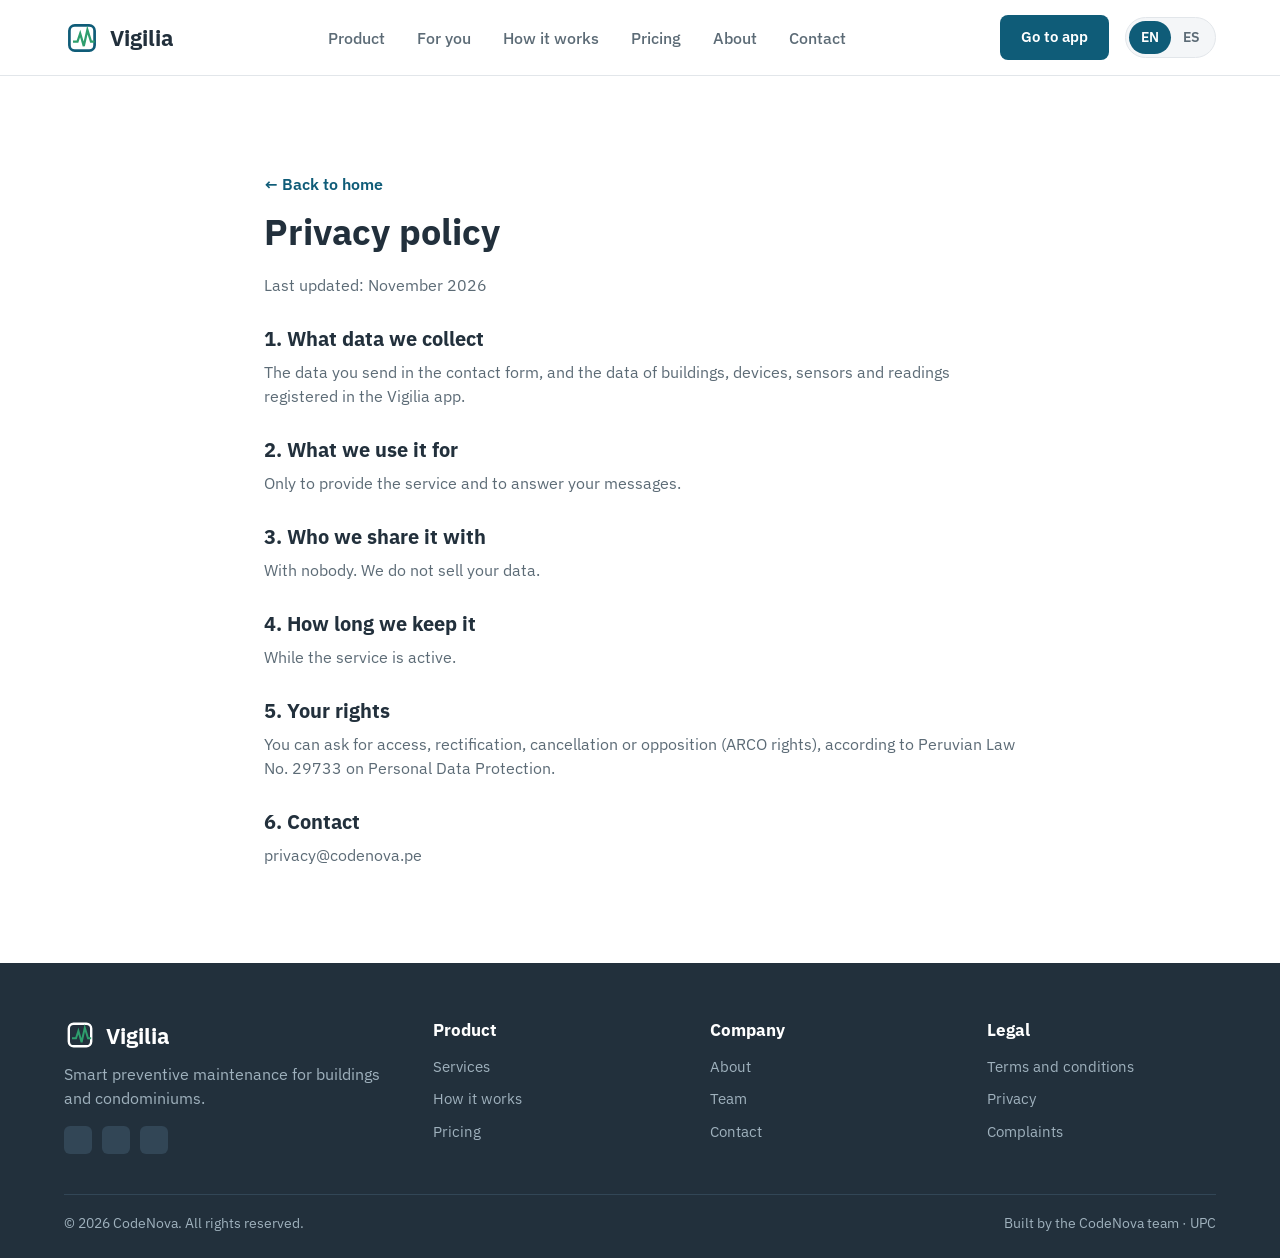
<file: public/privacy.html>
<!DOCTYPE html>
<html lang="en">
<head>
    <meta charset="UTF-8">
    <meta name="viewport" content="width=device-width, initial-scale=1.0">
    <title data-i18n="privacy.page-title">Privacy policy — Vigilia</title>
    <meta name="description" content="Privacy policy of the Vigilia website and web application.">
    <meta name="author" content="CodeNova">
    <meta property="og:title" content="Privacy policy — Vigilia">
    <meta property="og:description" content="Privacy policy of the Vigilia website and web application.">
    <meta property="og:type" content="website">
    <meta property="og:url" content="https://code-nova-1asi0729.github.io/Website/public/privacy.html">
    <link rel="icon" href="data:image/svg+xml,%3Csvg xmlns='http://www.w3.org/2000/svg' viewBox='0 0 40 40'%3E%3Crect x='6' y='6' width='28' height='28' rx='6' fill='none' stroke='%230F5C78' stroke-width='3'/%3E%3Cpolyline points='10,24 15,24 18,15 22,29 26,11 30,24 34,24' fill='none' stroke='%232E9E6D' stroke-width='2.5'/%3E%3C/svg%3E">
    <link rel="preconnect" href="https://fonts.googleapis.com">
    <link rel="preconnect" href="https://fonts.gstatic.com" crossorigin>
    <link href="https://fonts.googleapis.com/css2?family=IBM+Plex+Sans:wght@400;500;600;700&display=swap" rel="stylesheet">
    <link rel="stylesheet" href="assets/style/style.css">
</head>
<body>

<header class="site-header" id="header">
    <div class="container header-inner">
        <a href="index.html" class="logo" aria-label="Vigilia - home" data-i18n-attr="aria-label:a11y.home">
            <svg viewBox="0 0 40 40" width="36" height="36" aria-hidden="true">
                <rect x="6" y="6" width="28" height="28" rx="6" fill="none" stroke="#0F5C78" stroke-width="3"></rect>
                <polyline points="10,24 15,24 18,15 22,29 26,11 30,24 34,24" fill="none" stroke="#2E9E6D" stroke-width="2.5"></polyline>
            </svg>
            <span>Vigilia</span>
        </a>

        <nav class="main-nav" id="main-nav">
            <a href="index.html#features" data-i18n="nav.product">Product</a>
            <a href="index.html#segments" data-i18n="nav.for-you">For you</a>
            <a href="index.html#how-it-works" data-i18n="nav.how-it-works">How it works</a>
            <a href="index.html#pricing" data-i18n="nav.pricing">Pricing</a>
            <a href="index.html#about" data-i18n="nav.about">About</a>
            <a href="index.html#contact" data-i18n="nav.contact">Contact</a>
            <a href="https://vigilia-frontend.vercel.app" class="btn btn-primary nav-app-link" data-i18n="nav.go-to-app">Go to app</a>
        </nav>

        <div class="header-right">
            <div class="header-actions">
                <a href="https://vigilia-frontend.vercel.app" class="btn btn-primary btn-sm" data-i18n="nav.go-to-app">Go to app</a>
            </div>
            <div class="lang-switch" role="group" aria-label="Language" data-i18n-attr="aria-label:a11y.language">
                <button type="button" class="on" data-lang="en" aria-pressed="true">EN</button>
                <button type="button" data-lang="es" aria-pressed="false">ES</button>
            </div>
        </div>

        <button class="menu-toggle" id="menu-toggle" aria-label="Open menu" data-i18n-attr="aria-label:a11y.open-menu" aria-expanded="false" aria-controls="main-nav">
            <span></span><span></span><span></span>
        </button>
    </div>
</header>

<main id="top">
    <section class="section legal-page">
        <div class="container">
            <a href="index.html" class="legal-back" data-i18n="privacy.back">Back to home</a>
            <h1 data-i18n="privacy.title">Privacy policy</h1>
            <div class="terms-body" data-i18n-html="privacy.body"><p class="terms-updated">Last updated: November 2026</p><h3>1. What data we collect</h3><p>The data you send in the contact form, and the data of buildings, devices, sensors and readings registered in the Vigilia app.</p><h3>2. What we use it for</h3><p>Only to provide the service and to answer your messages.</p><h3>3. Who we share it with</h3><p>With nobody. We do not sell your data.</p><h3>4. How long we keep it</h3><p>While the service is active.</p><h3>5. Your rights</h3><p>You can ask for access, rectification, cancellation or opposition (ARCO rights), according to Peruvian Law No. 29733 on Personal Data Protection.</p><h3>6. Contact</h3><p>privacy@codenova.pe</p></div>
        </div>
    </section>
</main>

<footer class="site-footer">
    <div class="container">
        <div class="footer-grid">
            <div class="footer-brand">
                <a href="index.html" class="logo logo-light">
                    <svg viewBox="0 0 40 40" width="32" height="32" aria-hidden="true">
                        <rect x="6" y="6" width="28" height="28" rx="6" fill="none" stroke="#ffffff" stroke-width="3"></rect>
                        <polyline points="10,24 15,24 18,15 22,29 26,11 30,24 34,24" fill="none" stroke="#2E9E6D" stroke-width="2.5"></polyline>
                    </svg>
                    <span>Vigilia</span>
                </a>
                <p data-i18n="footer.tagline">Smart preventive maintenance for buildings and condominiums.</p>
                <div class="social-links">
                    <a href="#" aria-label="Facebook"></a>
                    <a href="#" aria-label="Instagram"></a>
                    <a href="#" aria-label="LinkedIn"></a>
                </div>
            </div>

            <div class="footer-col">
                <h3 data-i18n="nav.product">Product</h3>
                <a href="index.html#features" data-i18n="footer.services">Services</a>
                <a href="index.html#how-it-works" data-i18n="nav.how-it-works">How it works</a>
                <a href="index.html#pricing" data-i18n="nav.pricing">Pricing</a>
            </div>

            <div class="footer-col">
                <h3 data-i18n="footer.company">Company</h3>
                <a href="index.html#about" data-i18n="nav.about">About</a>
                <a href="index.html#team" data-i18n="footer.team">Team</a>
                <a href="index.html#contact" data-i18n="nav.contact">Contact</a>
            </div>

            <div class="footer-col">
                <h3 data-i18n="footer.legal">Legal</h3>
                <a href="terms.html" data-i18n="footer.terms">Terms and conditions</a>
                <a href="privacy.html" data-i18n="footer.privacy">Privacy</a>
                <a href="index.html#complaints" data-i18n="footer.complaints">Complaints</a>
            </div>
        </div>

        <div class="footer-bottom">
            <p data-i18n="footer.rights">© 2026 CodeNova. All rights reserved.</p>
            <p data-i18n="footer.built-by">Built by the CodeNova team · UPC</p>
        </div>
    </div>
</footer>

<script src="assets/scripts/i18n.js"></script>
<script src="assets/scripts/menu.js"></script>
</body>
</html>
</file>
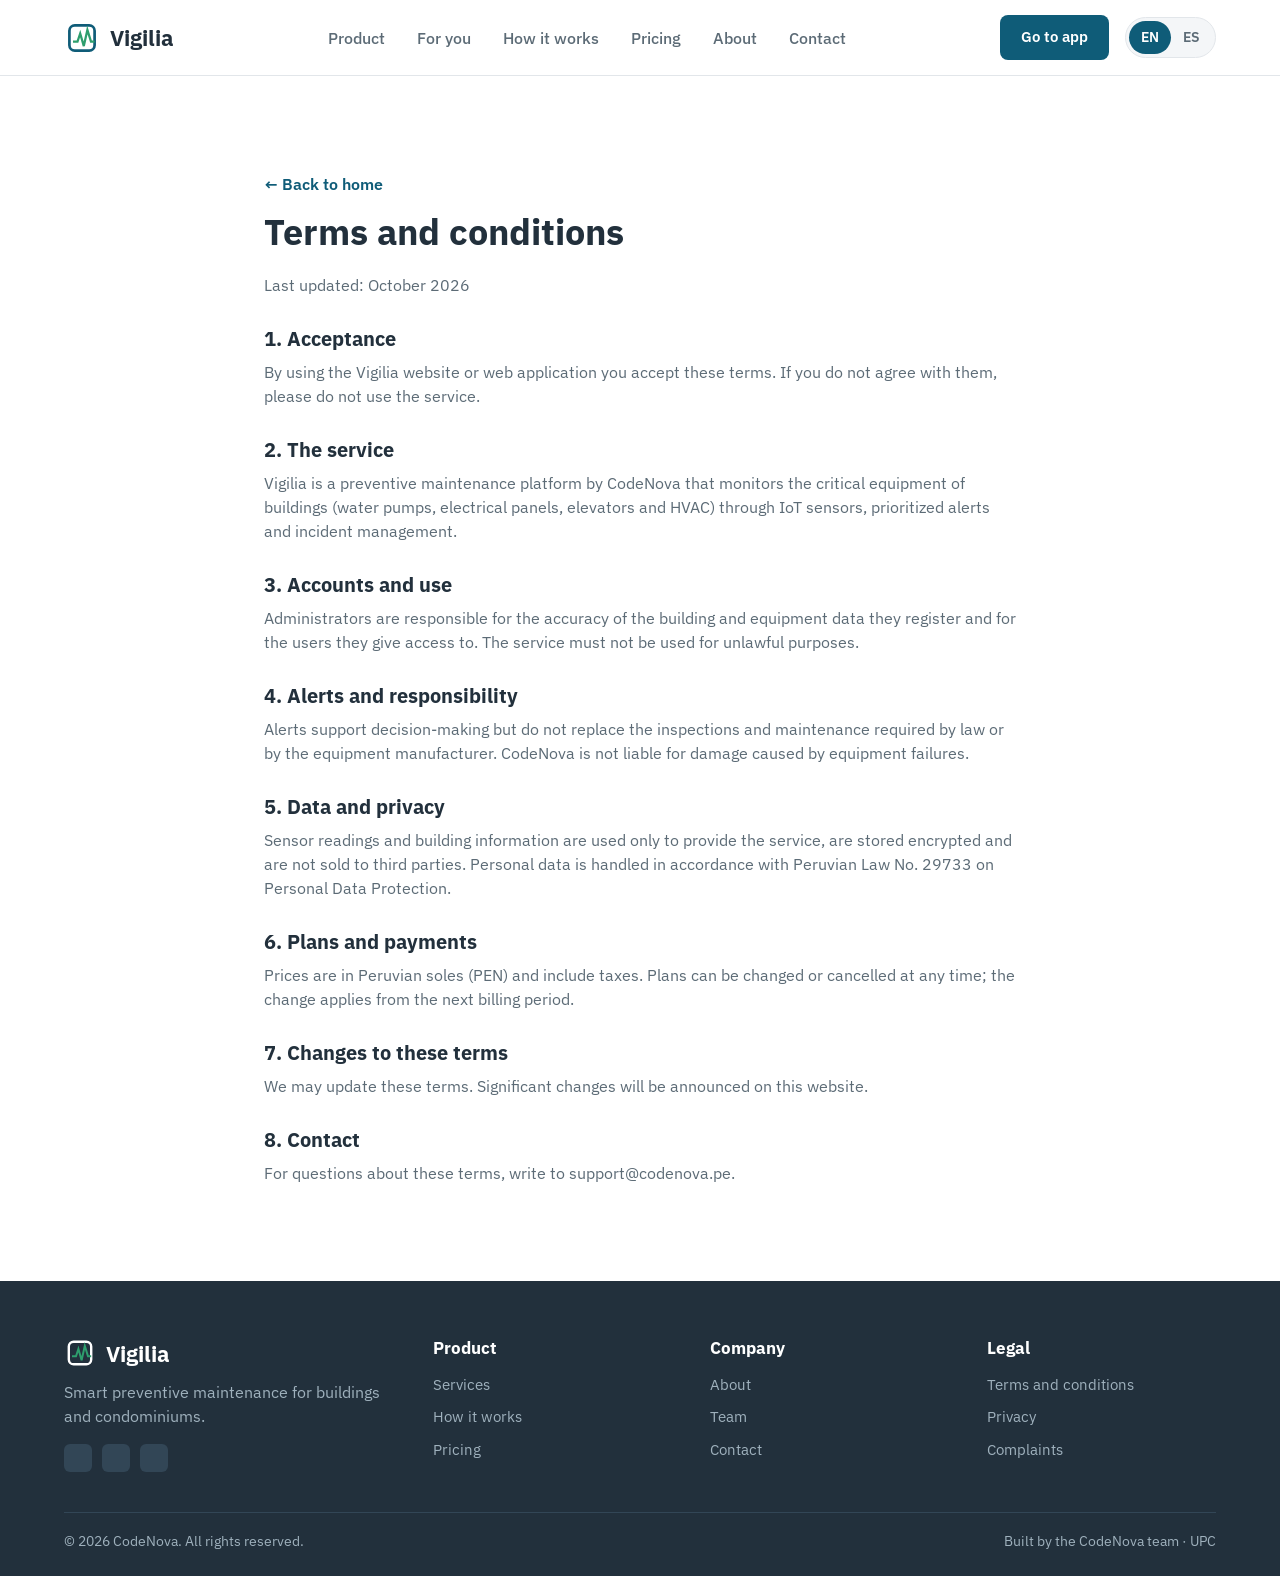
<file: public/terms.html>
<!DOCTYPE html>
<html lang="en">
<head>
<meta charset="UTF-8">
<meta name="viewport" content="width=device-width, initial-scale=1.0">
<title data-i18n="terms.page-title">Terms and conditions — Vigilia</title>
<meta name="description" content="Terms and conditions of the Vigilia website and web application.">
<meta name="author" content="CodeNova">
<meta property="og:title" content="Terms and conditions — Vigilia">
<meta property="og:description" content="Terms and conditions of the Vigilia website and web application.">
<meta property="og:type" content="website">
  <meta property="og:url" content="https://code-nova-1asi0729.github.io/Website/public/terms.html">
<link rel="icon" href="data:image/svg+xml,%3Csvg xmlns='http://www.w3.org/2000/svg' viewBox='0 0 40 40'%3E%3Crect x='6' y='6' width='28' height='28' rx='6' fill='none' stroke='%230F5C78' stroke-width='3'/%3E%3Cpolyline points='10,24 15,24 18,15 22,29 26,11 30,24 34,24' fill='none' stroke='%232E9E6D' stroke-width='2.5'/%3E%3C/svg%3E">
<link rel="preconnect" href="https://fonts.googleapis.com">
<link rel="preconnect" href="https://fonts.gstatic.com" crossorigin>
<link href="https://fonts.googleapis.com/css2?family=IBM+Plex+Sans:wght@400;500;600;700&display=swap" rel="stylesheet">
<link rel="stylesheet" href="assets/style/style.css">
</head>
<body>

<header class="site-header" id="header">
  <div class="container header-inner">
    <a href="index.html" class="logo" aria-label="Vigilia - home" data-i18n-attr="aria-label:a11y.home">
      <svg viewBox="0 0 40 40" width="36" height="36" aria-hidden="true">
        <rect x="6" y="6" width="28" height="28" rx="6" fill="none" stroke="#0F5C78" stroke-width="3"></rect>
        <polyline points="10,24 15,24 18,15 22,29 26,11 30,24 34,24" fill="none" stroke="#2E9E6D" stroke-width="2.5"></polyline>
      </svg>
      <span>Vigilia</span>
    </a>

    <nav class="main-nav" id="main-nav">
      <a href="index.html#features" data-i18n="nav.product">Product</a>
      <a href="index.html#segments" data-i18n="nav.for-you">For you</a>
      <a href="index.html#how-it-works" data-i18n="nav.how-it-works">How it works</a>
      <a href="index.html#pricing" data-i18n="nav.pricing">Pricing</a>
      <a href="index.html#about" data-i18n="nav.about">About</a>
      <a href="index.html#contact" data-i18n="nav.contact">Contact</a>
      <a href="https://vigilia-frontend.vercel.app" class="btn btn-primary nav-app-link" data-i18n="nav.go-to-app">Go to app</a>
    </nav>

    <div class="header-right">
      <div class="header-actions">
        <a href="https://vigilia-frontend.vercel.app" class="btn btn-primary btn-sm" data-i18n="nav.go-to-app">Go to app</a>
      </div>
      <div class="lang-switch" role="group" aria-label="Language" data-i18n-attr="aria-label:a11y.language">
        <button type="button" class="on" data-lang="en" aria-pressed="true">EN</button>
        <button type="button" data-lang="es" aria-pressed="false">ES</button>
      </div>
    </div>

    <button class="menu-toggle" id="menu-toggle" aria-label="Open menu" data-i18n-attr="aria-label:a11y.open-menu" aria-expanded="false" aria-controls="main-nav">
      <span></span><span></span><span></span>
    </button>
  </div>
</header>

<main id="top">
  <section class="section legal-page">
    <div class="container">
      <a href="index.html" class="legal-back" data-i18n="terms.back">Back to home</a>
      <h1 data-i18n="terms.title">Terms and conditions</h1>
      <div class="terms-body" data-i18n-html="terms.body"><p class="terms-updated">Last updated: October 2026</p><h3>1. Acceptance</h3><p>By using the Vigilia website or web application you accept these terms. If you do not agree with them, please do not use the service.</p><h3>2. The service</h3><p>Vigilia is a preventive maintenance platform by CodeNova that monitors the critical devices of buildings (water pumps, electrical panels, elevators and HVAC) through IoT sensors, prioritized alerts and incident management.</p><h3>3. Accounts and use</h3><p>Administrators are responsible for the accuracy of the building and device data they register and for the users they give access to. The service must not be used for unlawful purposes.</p><h3>4. Alerts and responsibility</h3><p>Alerts support decision-making but do not replace the inspections and maintenance required by law or by the device manufacturer. CodeNova is not liable for damage caused by device failures.</p><h3>5. Data and privacy</h3><p>Sensor readings and building information are used only to provide the service, are stored encrypted and are not sold to third parties. Personal data is handled in accordance with Peruvian Law No. 29733 on Personal Data Protection.</p><h3>6. Plans and payments</h3><p>Prices are in Peruvian soles (PEN) and include taxes. Plans can be changed or cancelled at any time; the change applies from the next billing period.</p><h3>7. Changes to these terms</h3><p>We may update these terms. Significant changes will be announced on this website.</p><h3>8. Contact</h3><p>For questions about these terms, write to support@codenova.pe.</p></div>
    </div>
  </section>
</main>

<footer class="site-footer">
  <div class="container">
    <div class="footer-grid">
      <div class="footer-brand">
        <a href="index.html" class="logo logo-light">
          <svg viewBox="0 0 40 40" width="32" height="32" aria-hidden="true">
            <rect x="6" y="6" width="28" height="28" rx="6" fill="none" stroke="#ffffff" stroke-width="3"></rect>
            <polyline points="10,24 15,24 18,15 22,29 26,11 30,24 34,24" fill="none" stroke="#2E9E6D" stroke-width="2.5"></polyline>
          </svg>
          <span>Vigilia</span>
        </a>
        <p data-i18n="footer.tagline">Smart preventive maintenance for buildings and condominiums.</p>
        <div class="social-links">
          <a href="#" aria-label="Facebook"></a>
          <a href="#" aria-label="Instagram"></a>
          <a href="#" aria-label="LinkedIn"></a>
        </div>
      </div>

      <div class="footer-col">
        <h3 data-i18n="nav.product">Product</h3>
        <a href="index.html#features" data-i18n="footer.services">Services</a>
        <a href="index.html#how-it-works" data-i18n="nav.how-it-works">How it works</a>
        <a href="index.html#pricing" data-i18n="nav.pricing">Pricing</a>
      </div>

      <div class="footer-col">
        <h3 data-i18n="footer.company">Company</h3>
        <a href="index.html#about" data-i18n="nav.about">About</a>
        <a href="index.html#team" data-i18n="footer.team">Team</a>
        <a href="index.html#contact" data-i18n="nav.contact">Contact</a>
      </div>

      <div class="footer-col">
        <h3 data-i18n="footer.legal">Legal</h3>
        <a href="terms.html" data-i18n="footer.terms">Terms and conditions</a>
        <a href="privacy.html" data-i18n="footer.privacy">Privacy</a>
        <a href="index.html#complaints" data-i18n="footer.complaints">Complaints</a>
      </div>
    </div>

    <div class="footer-bottom">
      <p data-i18n="footer.rights">© 2026 CodeNova. All rights reserved.</p>
      <p data-i18n="footer.built-by">Built by the CodeNova team · UPC</p>
    </div>
  </div>
</footer>

<script src="assets/scripts/i18n.js"></script>
<script src="assets/scripts/menu.js"></script>
</body>
</html>
</file>
<file: public/assets/style/style.css>
:root {
  --color-primary: #0F5C78;
  --color-primary-dark: #0c4a61;
  --color-green: #2E9E6D;
  --color-orange: #F2994A;
  --color-green-strong: #1F7A52;   /* AA text/bg: 5.3:1 on white, 4.7:1 on green tint */
  --color-orange-strong: #A65A0B;  /* AA text/bg: 5.1:1 on white, 4.6:1 on orange tint */
  --color-yellow: #F4B400;
  --color-red: #E53935;
  --color-dark: #22303C;
  --color-text: #22303C;
  --color-text-muted: #5c6b76;
  --color-border: #E2E6EA;
  --color-bg-alt: #F4F6F8;
  --color-blue-tint: #E7F0F3;
  --color-green-tint: #E9F3EF;
  --color-orange-tint: #FDF2E3;
  --font-main: 'IBM Plex Sans', Arial, sans-serif;
  --max-width: 1200px;
  --radius: 12px;
  --header-height: 76px;
}

* { box-sizing: border-box; }

html { scroll-behavior: smooth; }

body {
  margin: 0;
  font-family: var(--font-main);
  color: var(--color-text);
  background: #ffffff;
  line-height: 1.5;
}

img, svg { max-width: 100%; display: block; }

a { text-decoration: none; color: inherit; }

ul, ol { margin: 0; padding: 0; list-style: none; }

.container {
  max-width: var(--max-width);
  margin: 0 auto;
  padding: 0 24px;
}

h1, h2, h3 { margin: 0; line-height: 1.35; }
button, input, select, textarea { line-height: 1.4; }

h2 { font-size: clamp(28px, 4vw, 40px); font-weight: 700; }

.eyebrow {
  color: var(--color-primary);
  font-weight: 600;
  font-size: 15px;
  letter-spacing: 0.02em;
  margin: 0 0 12px 0;
}

.section-heading {
  text-align: center;
  max-width: 640px;
  margin: 0 auto 48px auto;
}

.section-sub { color: var(--color-text-muted); font-size: 18px; margin-top: 12px; }

.text-center { text-align: center; margin-bottom: 48px; }

/* Buttons */
.btn {
  display: inline-flex;
  align-items: center;
  justify-content: center;
  padding: 14px 28px;
  border-radius: 8px;
  font-weight: 600;
  font-size: 16px;
  border: 1px solid transparent;
  cursor: pointer;
  transition: background 0.15s ease, border-color 0.15s ease, color 0.15s ease, transform 0.1s ease;
  white-space: nowrap;
}
.btn:active { transform: scale(0.98); }

.btn-primary { background: var(--color-primary); color: #fff; }
.btn-primary:hover { background: var(--color-primary-dark); }

.btn-outline { background: transparent; border-color: var(--color-primary); color: var(--color-primary); }
.btn-outline:hover { background: var(--color-blue-tint); }

.btn-accent { background: var(--color-green-strong); color: #fff; }
.btn-accent:hover { filter: brightness(0.92); }

.btn-inverse { border-color: #fff; color: #fff; }
.btn-inverse:hover { background: rgba(255,255,255,0.12); }

.btn-sm { padding: 10px 20px; font-size: 15px; }

/* Header */
.site-header {
  position: sticky;
  top: 0;
  z-index: 100;
  background: rgba(255,255,255,0.92);
  backdrop-filter: blur(8px);
  border-bottom: 1px solid var(--color-border);
  height: var(--header-height);
  display: flex;
  align-items: center;
}

.header-inner {
  width: 100%;
  display: flex;
  align-items: center;
  justify-content: space-between;
  gap: 16px;
}

.logo {
  display: flex;
  align-items: center;
  gap: 10px;
  font-size: 22px;
  font-weight: 700;
  color: var(--color-dark);
  flex-shrink: 0;
}

.main-nav {
  display: flex;
  gap: 32px;
}

.main-nav a {
  color: var(--color-text-muted);
  font-weight: 500;
  font-size: 16px;
  transition: color 0.15s ease;
}
.main-nav a:hover { color: var(--color-primary); }
.main-nav .nav-app-link { display: none; }

.header-actions {
  display: flex;
  gap: 12px;
  align-items: center;
  flex-shrink: 0;
}

.menu-toggle {
  display: none;
  flex-direction: column;
  justify-content: center;
  gap: 5px;
  width: 40px;
  height: 40px;
  background: none;
  border: none;
  cursor: pointer;
  padding: 0;
}
.menu-toggle span {
  display: block;
  height: 2px;
  width: 24px;
  background: var(--color-dark);
  margin: 0 auto;
  transition: transform 0.2s ease, opacity 0.2s ease;
}
.menu-toggle.open span:nth-child(1) { transform: translateY(7px) rotate(45deg); }
.menu-toggle.open span:nth-child(2) { opacity: 0; }
.menu-toggle.open span:nth-child(3) { transform: translateY(-7px) rotate(-45deg); }

/* Hero */
.hero {
  background: #fff;
  padding: 72px 0;
  min-height: calc(100vh - var(--header-height));
  display: flex;
  align-items: center;
}

.hero-inner {
  display: flex;
  align-items: center;
  gap: 64px;
}

.hero-copy { flex: 1; display: flex; flex-direction: column; gap: 20px; }

.badge {
  display: inline-flex;
  align-items: center;
  padding: 6px 16px;
  border-radius: 16px;
  font-size: 14px;
  font-weight: 600;
  width: fit-content;
}
.badge-green { background: var(--color-green-tint); color: var(--color-green-strong); }

.hero-copy h1 { font-size: clamp(32px, 4.5vw, 52px); font-weight: 700; max-width: 640px; }

.lead { font-size: 19px; color: var(--color-text-muted); max-width: 520px; }

.hero-cta { display: flex; gap: 16px; flex-wrap: wrap; margin-top: 4px; }

.hero-stats { display: flex; gap: 40px; margin-top: 12px; flex-wrap: wrap; }
.hero-stats .stat .stat-value { font-size: 26px; line-height: 1.35; color: var(--color-primary); font-weight: 700; margin: 0; }
.hero-stats .stat p { color: var(--color-text-muted); margin: 4px 0 0 0; font-size: 15px; }

.hero-visual { flex: 1; display: flex; flex-direction: column; gap: 20px; min-width: 0; }

.chart-card {
  background: var(--color-primary);
  border-radius: 16px;
  height: 300px;
  display: flex;
  align-items: center;
  justify-content: center;
  padding: 24px;
}
.chart-card svg { width: 100%; height: 100%; }

.status-card {
  background: #fff;
  border: 1px solid var(--color-border);
  border-radius: var(--radius);
  padding: 20px;
}
.status-title { font-weight: 600; color: var(--color-text-muted); margin: 0 0 12px 0; }
.status-legend { display: flex; flex-wrap: wrap; gap: 16px; align-items: center; font-size: 14px; color: var(--color-dark); }
.status-legend .dot { width: 12px; height: 12px; border-radius: 50%; display: inline-block; margin-right: 6px; }

/* Sections */
.section { padding: 96px 0; }
.section-alt { background: var(--color-bg-alt); }

.grid { display: grid; gap: 24px; }
.grid-2 { grid-template-columns: repeat(2, 1fr); }
.grid-3 { grid-template-columns: repeat(3, 1fr); }

.card {
  background: #fff;
  border: 1px solid var(--color-border);
  border-radius: var(--radius);
  padding: 28px;
  display: flex;
  flex-direction: column;
  gap: 12px;
}
.card h3 { font-size: 20px; font-weight: 600; }
.card p { color: var(--color-text-muted); margin: 0; font-size: 15px; }

.icon-badge {
  width: 48px;
  height: 48px;
  border-radius: 24px;
  position: relative;
}
.icon-badge::after {
  content: "";
  position: absolute;
  top: 50%; left: 50%;
  width: 16px; height: 16px;
  border-radius: 4px;
  transform: translate(-50%, -50%);
}
.icon-badge.small { width: 40px; height: 40px; border-radius: 8px; }
.icon-badge.small::after { border-radius: 3px; }

.icon-blue { background: var(--color-blue-tint); }
.icon-blue::after { background: var(--color-primary); }
.icon-orange { background: var(--color-orange-tint); }
.icon-orange::after { background: var(--color-orange); }
.icon-green { background: var(--color-green-tint); }
.icon-green::after { background: var(--color-green); }

.tag {
  align-self: flex-start;
  padding: 4px 12px;
  border-radius: 11px;
  font-size: 13px;
  font-weight: 600;
  margin-top: 4px;
}
.tag-blue { background: var(--color-blue-tint); color: var(--color-primary); }
.tag-orange { background: var(--color-orange-tint); color: var(--color-orange-strong); }
.tag-green { background: var(--color-green-tint); color: var(--color-green-strong); }

/* How it works */
.how-inner { display: flex; gap: 64px; align-items: center; }
.how-copy { flex: 1; display: flex; flex-direction: column; gap: 20px; }
.how-copy h2 { margin-bottom: 4px; }

.steps { display: flex; flex-direction: column; gap: 24px; margin-top: 8px; }
.steps li { display: flex; gap: 20px; align-items: flex-start; }
.step-number {
  flex-shrink: 0;
  width: 40px; height: 40px;
  background: var(--color-primary);
  color: #fff;
  border-radius: 50%;
  display: flex;
  align-items: center;
  justify-content: center;
  font-weight: 700;
  font-size: 17px;
}
.steps h3 { font-size: 19px; font-weight: 600; margin-bottom: 4px; }
.steps p { color: var(--color-text-muted); margin: 0; font-size: 15px; }

/* Segments */
.section-segments { border-top: 1px solid var(--color-border); }
.segments-note { text-align: center; margin-top: 28px; }
.segment-card .btn { margin-top: auto; align-self: flex-start; }

.how-visual { flex: 1; display: flex; align-items: center; justify-content: center; }

.action-card {
  width: 100%;
  background: var(--color-primary);
  border-radius: 16px;
  padding: 40px;
  display: flex;
  flex-direction: column;
  align-items: center;
  gap: 14px;
  text-align: center;
}
.action-icon {
  width: 64px; height: 64px;
  background: #fff;
  border-radius: 50%;
  position: relative;
}
.action-icon::after {
  content: "";
  position: absolute;
  top: 50%; left: 50%;
  width: 24px; height: 24px;
  background: var(--color-green);
  border-radius: 50%;
  transform: translate(-50%, -50%);
}
.action-card h3 { color: #fff; font-size: 22px; }
.action-card > p { color: #cfe3ea; margin: 0; }
.action-metric {
  width: 100%;
  background: #fff;
  border-radius: 12px;
  padding: 22px;
  display: flex;
  flex-direction: column;
  align-items: center;
  gap: 6px;
  margin-top: 8px;
}
.action-metric h3 { font-size: 30px; color: var(--color-green-strong); }
.action-metric p { color: var(--color-text-muted); margin: 0; }

/* About */
.about-top { display: flex; gap: 64px; margin-bottom: 40px; }
.about-copy { flex: 1; display: flex; flex-direction: column; gap: 14px; }
.about-copy p { color: var(--color-text-muted); margin: 0; max-width: 480px; }
.about-stats { flex: 1; display: flex; align-items: center; }
.about-stats .grid { width: 100%; }

.mission-callout {
  background: var(--color-green-tint);
  border: 1px solid #cfe6da;
  border-radius: 8px;
  padding: 18px;
  margin-top: 8px;
  max-width: 460px;
}
.mission-label { color: var(--color-green-strong); font-weight: 700; font-size: 14px; margin: 0 0 6px 0; }
.mission-callout p:last-child { color: var(--color-dark); max-width: none; }

.stat-card {
  background: var(--color-bg-alt);
  border: 1px solid var(--color-border);
  border-radius: var(--radius);
  padding: 20px;
  display: flex;
  flex-direction: column;
  align-items: center;
  gap: 6px;
  text-align: center;
}
.stat-card h3 { color: var(--color-primary); font-size: 24px; }
.stat-card p { color: var(--color-text-muted); margin: 0; }

.about-values { margin-top: 8px; }
.value-card {
  background: var(--color-bg-alt);
  border-radius: var(--radius);
  padding: 28px;
  display: flex;
  flex-direction: column;
  gap: 10px;
}
.value-card h3 { font-size: 20px; font-weight: 600; }
.value-card p { color: var(--color-text-muted); margin: 0; }

/* Team */
.team-grid { display: flex; flex-wrap: wrap; justify-content: center; }
.team-card {
  flex: 0 1 320px;
  width: 100%;
  max-width: 320px;
  background: #fff;
  border: 1px solid var(--color-border);
  border-radius: var(--radius);
  padding: 28px;
  display: flex;
  flex-direction: column;
  align-items: center;
  gap: 8px;
  text-align: center;
}
.avatar {
  width: 96px; height: 96px;
  border-radius: 50%;
  display: flex;
  align-items: center;
  justify-content: center;
  color: #fff;
  font-size: 30px;
  font-weight: 700;
}
.avatar.small { width: 40px; height: 40px; font-size: 0; }
.avatar-blue { background: var(--color-primary); }
.avatar-green { background: var(--color-green-strong); }
.avatar-orange { background: var(--color-orange-strong); }
.avatar-dark { background: var(--color-dark); }
.avatar-navy { background: var(--color-primary-dark); }
.avatar-photo { object-fit: cover; object-position: center 30%; background: var(--color-bg-alt); box-shadow: 0 0 0 4px var(--color-blue-tint); }
.team-card h3 { font-size: 20px; font-weight: 600; margin-top: 4px; }
.team-card p { color: var(--color-text-muted); margin: 0; }
.team-video { max-width: 800px; margin: 48px auto 0; }

/* Testimonials */
.testimonial-card {
  background: var(--color-bg-alt);
  border-radius: var(--radius);
  padding: 26px;
  display: flex;
  flex-direction: column;
  gap: 12px;
}
.stars { color: var(--color-yellow); letter-spacing: 2px; }
.testimonial-card > p { color: var(--color-text-muted); margin: 0; font-size: 16px; }
.testimonial-author { display: flex; gap: 12px; align-items: center; margin-top: 4px; }
.author-name { font-weight: 600; margin: 0; }
.author-role { color: var(--color-text-muted); font-size: 13px; margin: 2px 0 0 0; }

/* FAQ */
.faq-list { display: flex; flex-direction: column; gap: 14px; max-width: 800px; margin: 0 auto; }
.faq-item {
  background: #fff;
  border: 1px solid var(--color-border);
  border-radius: 10px;
  overflow: hidden;
}
.faq-question {
  width: 100%;
  background: none;
  border: none;
  padding: 20px 24px;
  display: flex;
  align-items: center;
  justify-content: space-between;
  cursor: pointer;
  font-family: var(--font-main);
  font-size: 17px;
  color: var(--color-dark);
  text-align: left;
}
.faq-icon {
  flex-shrink: 0;
  width: 24px; height: 24px;
  background: var(--color-blue-tint);
  border-radius: 4px;
  position: relative;
}
.faq-icon::before, .faq-icon::after {
  content: "";
  position: absolute;
  background: var(--color-primary);
  top: 50%; left: 50%;
  transform: translate(-50%, -50%);
}
.faq-icon::before { width: 10px; height: 2px; }
.faq-icon::after { width: 2px; height: 10px; transition: transform 0.2s ease, opacity 0.2s ease; }
.faq-question[aria-expanded="true"] .faq-icon::after { opacity: 0; }

.faq-answer {
  display: grid;
  grid-template-rows: 0fr;
  transition: grid-template-rows 0.25s ease;
}
.faq-answer-inner { overflow: hidden; min-height: 0; padding: 0 24px; }
.faq-answer p { color: var(--color-text-muted); margin: 0; padding-bottom: 20px; }
.faq-item.open .faq-answer { grid-template-rows: 1fr; }

/* Contact */
.contact-inner { display: flex; gap: 64px; }
.contact-form-wrap { flex: 2; }
.contact-form-wrap h2 { margin-bottom: 20px; }

#contact-form { display: flex; flex-direction: column; gap: 16px; max-width: 640px; }
.form-row { display: flex; gap: 16px; }
.form-field { flex: 1; display: flex; flex-direction: column; gap: 6px; }
.form-field label {
  font-size: 13px;
  color: var(--color-text-muted);
  font-weight: 600;
}
.form-field input, .form-field textarea, .form-field select {
  font-family: var(--font-main);
  font-size: 16px;
  padding: 12px 14px;
  background: var(--color-bg-alt);
  border: 1px solid var(--color-border);
  border-radius: 8px;
  color: var(--color-dark);
  resize: vertical;
}
.form-field input:focus, .form-field textarea:focus, .form-field select:focus {
  outline: none;
  border-color: var(--color-primary);
  background: #fff;
}
.form-field.has-error input, .form-field.has-error textarea { border-color: var(--color-red); }
.field-error { font-size: 13px; color: var(--color-red); min-height: 16px; }

.checkbox-field {
  display: flex;
  align-items: center;
  gap: 10px;
  color: var(--color-text-muted);
  font-size: 15px;
  cursor: pointer;
}
.checkbox-field input { width: 18px; height: 18px; accent-color: var(--color-primary); }

#contact-form .btn { align-self: flex-start; margin-top: 4px; }

.form-feedback { font-size: 15px; font-weight: 600; min-height: 20px; margin: 0; }
.form-feedback.success { color: var(--color-green-strong); }
.form-feedback.error { color: var(--color-red); }

.contact-info { flex: 1; display: flex; flex-direction: column; gap: 26px; justify-content: center; }
.info-item { display: flex; gap: 16px; align-items: center; }
.info-item h3 { font-size: 18px; font-weight: 600; }
.info-item p { color: var(--color-text-muted); margin: 4px 0 0 0; }

/* CTA */
.cta-box {
  background: var(--color-primary);
  border-radius: 16px;
  padding: 56px 32px;
  display: flex;
  flex-direction: column;
  align-items: center;
  gap: 16px;
  text-align: center;
}
.cta-box h2 { color: #fff; }
.cta-box p { color: #cfe3ea; margin: 0; }
.cta-actions { display: flex; gap: 16px; margin-top: 8px; flex-wrap: wrap; justify-content: center; }

/* Footer */
.site-footer { background: var(--color-dark); padding: 56px 0 24px 0; }
.footer-grid { display: flex; gap: 48px; flex-wrap: wrap; }
.footer-brand { flex: 1.4; min-width: 240px; display: flex; flex-direction: column; gap: 10px; }
.logo-light { color: #fff; }
.footer-brand p { color: #9fb1bd; margin: 0; }
.social-links { display: flex; gap: 10px; margin-top: 6px; }
.social-links a { width: 28px; height: 28px; background: #324656; border-radius: 6px; display: block; }
.social-links a:hover { background: var(--color-primary); }

.footer-col { flex: 1; min-width: 140px; display: flex; flex-direction: column; gap: 10px; }
.footer-col h3 { color: #fff; font-size: 17px; margin-bottom: 4px; }
.footer-col a { color: #9fb1bd; font-size: 15px; }
.footer-col a:hover { color: #fff; }

.footer-bottom {
  display: flex;
  justify-content: space-between;
  align-items: center;
  border-top: 1px solid #324656;
  padding-top: 18px;
  margin-top: 40px;
  flex-wrap: wrap;
  gap: 8px;
}
.footer-bottom p { color: #9fb1bd; font-size: 14px; margin: 0; }

/* Responsive */
@media (max-width: 960px) {
  .hero-inner, .how-inner, .about-top, .contact-inner { flex-direction: column; }
  .about-stats { width: 100%; }
  .grid-3 { grid-template-columns: repeat(2, 1fr); }
}

@media (max-width: 720px) {
  .main-nav, .header-actions { display: none; }
  .menu-toggle { display: flex; }

  .site-header.nav-open .main-nav {
    display: flex;
    flex-direction: column;
    position: absolute;
    top: var(--header-height);
    left: 0; right: 0;
    background: #fff;
    padding: 20px 24px;
    border-bottom: 1px solid var(--color-border);
    gap: 18px;
  }
  /* On small screens the app button lives inside the open menu */
  .site-header.nav-open .main-nav .nav-app-link { display: inline-flex; justify-content: center; width: 100%; color: #fff; }

  .grid-2, .grid-3 { grid-template-columns: 1fr; }
  .form-row { flex-direction: column; }
  .footer-bottom { flex-direction: column; align-items: flex-start; }
  .section { padding: 64px 0; }
}

/* ===== Precios (carrusel) ===== */
.billing-toggle {
  display: inline-flex;
  margin-top: 24px;
  padding: 4px;
  background: #fff;
  border: 1px solid var(--color-border);
  border-radius: 999px;
}
.billing-toggle button {
  border: 0;
  background: transparent;
  font: inherit;
  font-weight: 600;
  font-size: 15px;
  color: var(--color-text-muted);
  padding: 9px 20px;
  border-radius: 999px;
  cursor: pointer;
  transition: background 0.15s ease, color 0.15s ease;
}
.billing-toggle button.on { background: var(--color-primary); color: #fff; }
.billing-toggle button span {
  font-size: 12px;
  background: var(--color-green-tint);
  color: var(--color-green-strong);
  border-radius: 999px;
  padding: 2px 8px;
  margin-left: 4px;
}
.billing-toggle button.on span { background: rgba(255, 255, 255, 0.22); color: #fff; }

.pricing-carousel { position: relative; }
.pricing-track {
  display: flex;
  gap: 24px;
  overflow-x: auto;
  scroll-snap-type: x mandatory;
  scroll-behavior: smooth;
  padding: 20px 4px 12px;
  scrollbar-width: none;
  align-items: stretch;
}
.pricing-track::-webkit-scrollbar { display: none; }
.pricing-track:focus-visible { outline: 3px solid rgba(15, 92, 120, 0.3); outline-offset: 4px; border-radius: 12px; }

.plan {
  position: relative;
  flex: 1 0 320px;
  scroll-snap-align: center;
  background: #fff;
  border: 1px solid var(--color-border);
  border-radius: 16px;
  padding: 32px 28px;
  display: flex;
  flex-direction: column;
  gap: 12px;
}
.plan h3 { font-size: 22px; font-weight: 700; }
.plan-desc { color: var(--color-text-muted); font-size: 15px; min-height: 46px; margin: 0; }
.plan-price { display: flex; align-items: baseline; gap: 6px; margin: 8px 0 0 0; min-height: 52px; }
.plan-price .cur { font-size: 20px; font-weight: 600; color: var(--color-text-muted); }
.plan-price .amount { font-size: 48px; font-weight: 700; line-height: 1.35; color: var(--color-text); }
.plan-price .per { color: var(--color-text-muted); font-size: 16px; }
.plan-custom .amount { font-size: 38px; }
.plan-billed { color: var(--color-text-muted); font-size: 14px; margin: 0 0 6px 0; }
.plan-list { list-style: none; margin: 8px 0 18px 0; padding: 0; display: flex; flex-direction: column; gap: 12px; flex: 1; }
.plan-list li { position: relative; padding-left: 28px; font-size: 15px; }
.plan-list li::before {
  content: "";
  position: absolute;
  left: 0; top: 3px;
  width: 18px; height: 18px;
  border-radius: 50%;
  background: var(--color-green-tint) url("data:image/svg+xml,%3Csvg xmlns='http://www.w3.org/2000/svg' viewBox='0 0 24 24' fill='none' stroke='%232E9E6D' stroke-width='3.2' stroke-linecap='round' stroke-linejoin='round'%3E%3Cpolyline points='20 6 9 17 4 12'/%3E%3C/svg%3E") center / 11px no-repeat;
}
.plan .btn { width: 100%; }
.plan-featured { border: 2px solid var(--color-primary); box-shadow: 0 10px 30px rgba(34, 48, 60, 0.12); }
.plan-flag {
  position: absolute;
  top: -14px; left: 50%;
  transform: translateX(-50%);
  background: var(--color-green-strong);
  color: #fff;
  font-size: 13px;
  font-weight: 700;
  padding: 5px 14px;
  border-radius: 999px;
  white-space: nowrap;
}

.carousel-btn {
  position: absolute;
  top: 50%;
  z-index: 2;
  width: 46px; height: 46px;
  transform: translateY(-50%);
  border-radius: 50%;
  border: 1px solid var(--color-border);
  background: #fff;
  color: var(--color-primary);
  display: none;
  align-items: center;
  justify-content: center;
  cursor: pointer;
  box-shadow: 0 2px 6px rgba(34, 48, 60, 0.18);
  transition: background 0.15s ease, opacity 0.15s ease;
}
.carousel-btn:hover { background: var(--color-blue-tint); }
.carousel-btn:disabled { opacity: 0.35; cursor: default; }
.carousel-btn.prev { left: -14px; }
.carousel-btn.next { right: -14px; }
.pricing-carousel.scrollable .carousel-btn { display: flex; }

.carousel-dots { display: none; justify-content: center; gap: 8px; margin-top: 8px; }
.carousel-dots.show { display: flex; }
.carousel-dots button { width: 9px; height: 9px; padding: 0; border: 0; border-radius: 50%; background: #c4ced5; cursor: pointer; transition: all 0.2s ease; }
.carousel-dots button.on { width: 26px; border-radius: 5px; background: var(--color-primary); }
.pricing-note { text-align: center; color: var(--color-text-muted); font-size: 14px; margin: 22px 0 0 0; }
.pricing-note a { color: var(--color-primary); font-weight: 600; }

@media (max-width: 720px) {
  .plan { flex: 0 0 84%; }
  .carousel-btn.prev { left: -6px; }
  .carousel-btn.next { right: -6px; }
}

/* ===== Language switcher (EN / ES) ===== */
.header-right { display: flex; align-items: center; gap: 16px; flex-shrink: 0; }
.lang-switch {
  display: inline-flex;
  padding: 3px;
  background: var(--color-bg-alt);
  border: 1px solid var(--color-border);
  border-radius: 999px;
}
.lang-switch button {
  border: 0;
  background: transparent;
  padding: 6px 12px;
  border-radius: 999px;
  font: inherit;
  font-size: 14px;
  font-weight: 600;
  color: var(--color-text-muted);
  cursor: pointer;
  transition: background 0.15s ease, color 0.15s ease;
}
.lang-switch button:hover { color: var(--color-primary); }
.lang-switch button.on { background: var(--color-primary); color: #fff; }
.lang-switch button:focus-visible { outline: 2px solid var(--color-primary); outline-offset: 2px; }

/* ===== About the product (video) ===== */
.section-product { border-top: 1px solid var(--color-border); }
.product-inner { display: flex; gap: 64px; align-items: center; }
.product-copy { flex: 1; display: flex; flex-direction: column; gap: 16px; align-items: flex-start; }
.product-copy > p:not(.eyebrow) { color: var(--color-text-muted); font-size: 18px; margin: 0; }
.product-points { display: flex; flex-direction: column; gap: 12px; margin: 4px 0 8px; }
.product-points li { position: relative; padding-left: 30px; }
.product-points li::before {
  content: "";
  position: absolute;
  left: 0; top: 4px;
  width: 18px; height: 18px;
  border-radius: 50%;
  background: var(--color-green-tint);
  box-shadow: inset 0 0 0 5px var(--color-green-tint), inset 0 0 0 9px var(--color-green);
}
.product-video { flex: 1; width: 100%; }

/* YouTube videos: a 16:9 box that shows a placeholder until it has a video id */
.video-embed {
  position: relative;
  aspect-ratio: 16 / 9;
  border-radius: 16px;
  overflow: hidden;
  background: linear-gradient(135deg, var(--color-primary), #0a3d50);
  box-shadow: 0 18px 40px rgba(15, 92, 120, 0.25);
}
.video-embed iframe { display: block; width: 100%; height: 100%; border: 0; }
.video-placeholder {
  position: relative;
  display: grid;
  place-items: center;
  height: 100%;
  margin: 0;
  color: #fff;
  font-size: 17px;
  font-weight: 600;
}
.btn[hidden] { display: none; }

@media (max-width: 960px) {
  .product-inner { flex-direction: column; align-items: stretch; }
}

@media (max-width: 720px) {
  .header-right { margin-left: auto; }
}

/* ===== Terms and conditions ===== */
.checkbox-field a { color: var(--color-primary); font-weight: 600; text-decoration: underline; }
body:has(.terms-dialog[open]) { overflow: hidden; }
.terms-dialog {
  width: min(720px, calc(100% - 32px));
  max-height: min(82vh, 760px);
  padding: 0;
  border: 0;
  border-radius: 16px;
  color: var(--color-text);
  box-shadow: 0 24px 60px rgba(0, 0, 0, 0.25);
}
.terms-dialog[open] { display: flex; flex-direction: column; }
.terms-dialog::backdrop { background: rgba(34, 48, 60, 0.55); }
.terms-header {
  display: flex;
  align-items: center;
  justify-content: space-between;
  gap: 16px;
  padding: 20px 24px;
  border-bottom: 1px solid var(--color-border);
}
.terms-header h2 { font-size: 24px; }
.terms-close {
  flex-shrink: 0;
  width: 40px; height: 40px;
  border: 0;
  border-radius: 50%;
  background: transparent;
  color: var(--color-text-muted);
  font-size: 28px;
  line-height: 1;
  cursor: pointer;
}
.terms-close:hover { background: var(--color-bg-alt); color: var(--color-text); }
.terms-body { padding: 4px 24px 20px; overflow-y: auto; }
.terms-body h3 { font-size: 17px; margin: 20px 0 6px; }
.terms-body p { margin: 0; color: var(--color-text-muted); font-size: 15px; }
.terms-body .terms-updated { margin-top: 16px; font-size: 14px; }
.terms-footer { display: flex; justify-content: flex-end; padding: 16px 24px; border-top: 1px solid var(--color-border); }

/* Respect users who prefer reduced motion (a11y) */
@media (prefers-reduced-motion: reduce) {
  html { scroll-behavior: auto; }
  *, *::before, *::after { transition-duration: 0.01ms !important; animation-duration: 0.01ms !important; }
}

/* ---------- Legal pages (terms.html) ---------- */
.legal-page .container { max-width: 800px; }
.legal-page h1 { font-size: 36px; margin: 12px 0 8px; }
.legal-back { color: var(--color-primary); font-weight: 600; text-decoration: none; }
.legal-back::before { content: "← "; }
.legal-back:hover { text-decoration: underline; }
.legal-page .terms-body { padding: 0; overflow: visible; }
.legal-page .terms-body h3 { font-size: 20px; margin: 28px 0 8px; }
.legal-page .terms-body p { font-size: 16px; }
</file>
